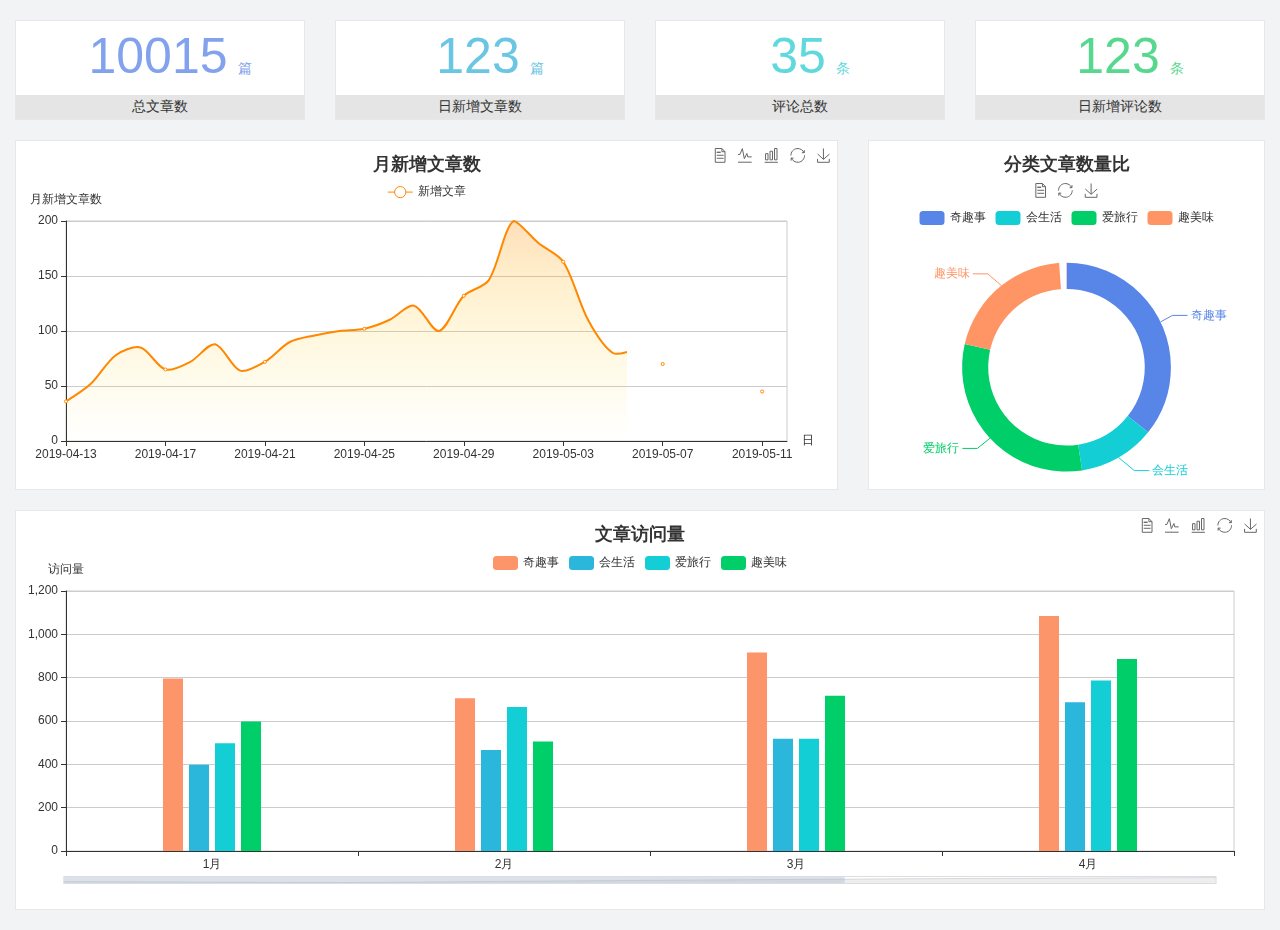
<file: home/dashboard.html>
<!DOCTYPE html>
<html lang="en">

<head>
  <meta charset="UTF-8">
  <meta name="viewport" content="width=device-width, initial-scale=1.0">
  <meta http-equiv="X-UA-Compatible" content="ie=edge">
  <title>图表统计</title>
  <link rel="stylesheet" href="../assets/lib/bootstrap.css" />
  <link rel="stylesheet" href="../assets/lib/main.css" />
  <script src="../assets/lib/jquery.js"></script>
  <script type="text/javascript" src="../assets/lib/echarts.min.js"></script>
</head>

<body>
  <div class="container-fluid">
    <div class="row spannel_list">
      <div class="col-sm-3 col-xs-6">
        <div class="spannel">
          <em>10015</em><span>篇</span>
          <b>总文章数</b>
        </div>
      </div>
      <div class="col-sm-3 col-xs-6">
        <div class="spannel scolor01">
          <em>123</em><span>篇</span>
          <b>日新增文章数</b>
        </div>
      </div>
      <div class="col-sm-3 col-xs-6">
        <div class="spannel scolor02">
          <em>35</em><span>条</span>
          <b>评论总数</b>
        </div>
      </div>
      <div class="col-sm-3 col-xs-6">
        <div class="spannel scolor03">
          <em>123</em><span>条</span>
          <b>日新增评论数</b>
        </div>
      </div>
    </div>
  </div>

  <div class="container-fluid">
    <div class="row curve-pie">
      <div class="col-lg-8 col-md-8">
        <div class="gragh_pannel" id="curve_show"></div>
      </div>
      <div class="col-lg-4 col-md-4">
        <div class="gragh_pannel" id="pie_show"></div>
      </div>
    </div>
  </div>

  <div class="container-fluid">
    <div class="column_pannel" id="column_show"></div>
  </div>

  <script>
    var oChart = echarts.init(document.getElementById('curve_show'));
    var aList_all = [
      { 'count': 36, 'date': '2019-04-13' },
      { 'count': 52, 'date': '2019-04-14' },
      { 'count': 78, 'date': '2019-04-15' },
      { 'count': 85, 'date': '2019-04-16' },
      { 'count': 65, 'date': '2019-04-17' },
      { 'count': 72, 'date': '2019-04-18' },
      { 'count': 88, 'date': '2019-04-19' },
      { 'count': 64, 'date': '2019-04-20' },
      { 'count': 72, 'date': '2019-04-21' },
      { 'count': 90, 'date': '2019-04-22' },
      { 'count': 96, 'date': '2019-04-23' },
      { 'count': 100, 'date': '2019-04-24' },
      { 'count': 102, 'date': '2019-04-25' },
      { 'count': 110, 'date': '2019-04-26' },
      { 'count': 123, 'date': '2019-04-27' },
      { 'count': 100, 'date': '2019-04-28' },
      { 'count': 132, 'date': '2019-04-29' },
      { 'count': 146, 'date': '2019-04-30' },
      { 'count': 200, 'date': '2019-05-01' },
      { 'count': 180, 'date': '2019-05-02' },
      { 'count': 163, 'date': '2019-05-03' },
      { 'count': 110, 'date': '2019-05-04' },
      { 'count': 80, 'date': '2019-05-05' },
      { 'count': 82, 'date': '2019-05-06' },
      { 'count': 70, 'date': '2019-05-07' },
      { 'count': 65, 'date': '2019-05-08' },
      { 'count': 54, 'date': '2019-05-09' },
      { 'count': 40, 'date': '2019-05-10' },
      { 'count': 45, 'date': '2019-05-11' },
      { 'count': 38, 'date': '2019-05-12' },
    ];

    let aCount = [];
    let aDate = [];

    for (var i = 0; i < aList_all.length; i++) {
      aCount.push(aList_all[i].count);
      aDate.push(aList_all[i].date);
    }

    var chartopt = {
      title: {
        text: '月新增文章数',
        left: 'center',
        top: '10'
      },
      tooltip: {
        trigger: 'axis'
      },
      legend: {
        data: ['新增文章'],
        top: '40'
      },
      toolbox: {
        show: true,
        feature: {
          mark: { show: true },
          dataView: { show: true, readOnly: false },
          magicType: { show: true, type: ['line', 'bar'] },
          restore: { show: true },
          saveAsImage: { show: true }
        }
      },
      calculable: true,
      xAxis: [
        {
          name: '日',
          type: 'category',
          boundaryGap: false,
          data: aDate
        }
      ],
      yAxis: [
        {
          name: '月新增文章数',
          type: 'value'
        }
      ],
      series: [
        {
          name: '新增文章',
          type: 'line',
          smooth: true,
          itemStyle: { normal: { areaStyle: { type: 'default' }, color: '#f80' }, lineStyle: { color: '#f80' } },
          data: aCount
        }],
      areaStyle: {
        normal: {
          color: new echarts.graphic.LinearGradient(0, 0, 0, 1, [{
            offset: 0,
            color: 'rgba(255,136,0,0.39)'
          }, {
            offset: .34,
            color: 'rgba(255,180,0,0.25)'
          }, {
            offset: 1,
            color: 'rgba(255,222,0,0.00)'
          }])

        }
      },
      grid: {
        show: true,
        x: 50,
        x2: 50,
        y: 80,
        height: 220
      }
    };

    oChart.setOption(chartopt);


    var oPie = echarts.init(document.getElementById('pie_show'));
    var oPieopt =
    {
      title: {
        top: 10,
        text: '分类文章数量比',
        x: 'center'
      },
      tooltip: {
        trigger: 'item',
        formatter: "{a} <br/>{b} : {c} ({d}%)"
      },
      color: ['#5885e8', '#13cfd5', '#00ce68', '#ff9565'],
      legend: {
        x: 'center',
        top: 65,
        data: ['奇趣事', '会生活', '爱旅行', '趣美味']
      },
      toolbox: {
        show: true,
        x: 'center',
        top: 35,
        feature: {
          mark: { show: true },
          dataView: { show: true, readOnly: false },
          magicType: {
            show: true,
            type: ['pie', 'funnel'],
            option: {
              funnel: {
                x: '25%',
                width: '50%',
                funnelAlign: 'left',
                max: 1548
              }
            }
          },
          restore: { show: true },
          saveAsImage: { show: true }
        }
      },
      calculable: true,
      series: [
        {
          name: '访问来源',
          type: 'pie',
          radius: ['45%', '60%'],
          center: ['50%', '65%'],
          data: [
            { value: 300, name: '奇趣事' },
            { value: 100, name: '会生活' },
            { value: 260, name: '爱旅行' },
            { value: 180, name: '趣美味' }
          ]
        }
      ]
    };
    oPie.setOption(oPieopt);



    var oColumn = this.echarts.init(document.getElementById('column_show'));
    var oColumnopt =
    {
      title: {
        text: '文章访问量',
        left: 'center',
        top: '10'
      },
      tooltip: {
        trigger: 'axis'
      },
      legend: {
        data: ['奇趣事', '会生活', '爱旅行', '趣美味'],
        top: '40'
      },
      toolbox: {
        show: true,
        feature: {
          mark: { show: true },
          dataView: { show: true, readOnly: false },
          magicType: { show: true, type: ['line', 'bar'] },
          restore: { show: true },
          saveAsImage: { show: true }
        }
      },
      calculable: true,
      xAxis: [
        {
          type: 'category',
          data: ['1月', '2月', '3月', '4月', '5月']
        }
      ],
      yAxis: [
        {
          name: '访问量',
          type: 'value'
        }
      ],
      series: [
        {
          name: '奇趣事',
          type: 'bar',
          barWidth: 20,
          itemStyle: {
            normal: { areaStyle: { type: 'default' }, color: '#fd956a' }
          },
          data: [800, 708, 920, 1090, 1200]
        },
        {
          name: '会生活',
          type: 'bar',
          barWidth: 20,
          itemStyle: {
            normal: { areaStyle: { type: 'default' }, color: '#2bb6db' }
          },
          data: [400, 468, 520, 690, 800]
        },
        {
          name: '爱旅行',
          type: 'bar',
          barWidth: 20,
          itemStyle: {
            normal: { areaStyle: { type: 'default' }, color: '#13cfd5' }
          },
          data: [500, 668, 520, 790, 900]
        },
        {
          name: '趣美味',
          type: 'bar',
          barWidth: 20,
          itemStyle: {
            normal: { areaStyle: { type: 'default' }, color: '#00ce68' }
          },
          data: [600, 508, 720, 890, 1000]
        }
      ],
      grid: {
        show: true,
        x: 50,
        x2: 30,
        y: 80,
        height: 260
      },
      dataZoom: [//给x轴设置滚动条
        {
          start: 0,//默认为0
          end: 100 - 1000 / 31,//默认为100
          type: 'slider',
          show: true,
          xAxisIndex: [0],
          handleSize: 0,//滑动条的 左右2个滑动条的大小
          height: 8,//组件高度
          left: 45, //左边的距离
          right: 50,//右边的距离
          bottom: 26,//右边的距离
          handleColor: '#ddd',//h滑动图标的颜色
          handleStyle: {
            borderColor: "#cacaca",
            borderWidth: "1",
            shadowBlur: 2,
            background: "#ddd",
            shadowColor: "#ddd",
          }
        }]
    };
    oColumn.setOption(oColumnopt);
  </script>
</body>

</html>
</file>
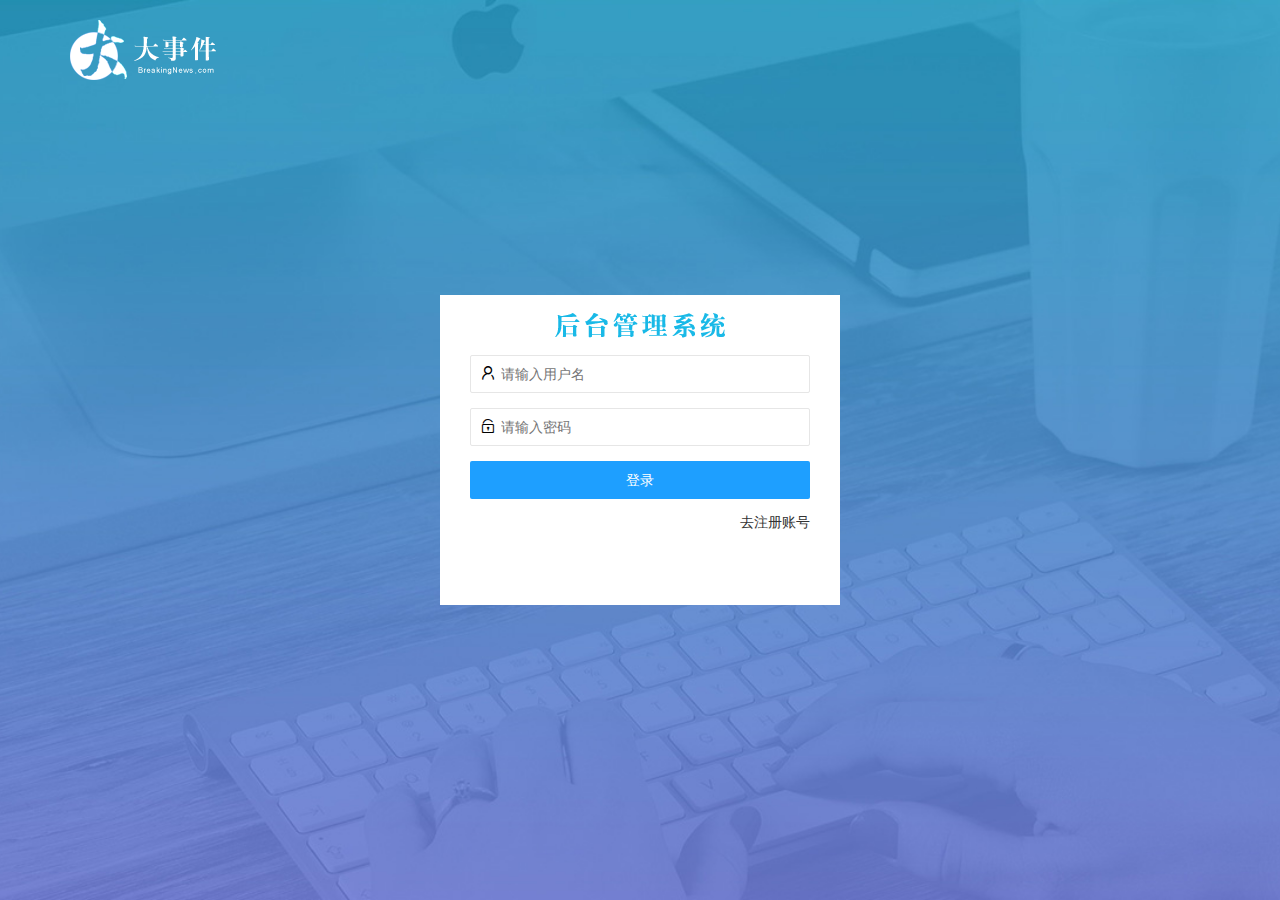
<file: home/login.html>
<!DOCTYPE html>
<html lang="en">
  <head>
    <meta charset="UTF-8" />
    <meta name="viewport" content="width=device-width, initial-scale=1.0" />
    <title>登录注册页面</title>
    <link rel="stylesheet" href="../assets/lib/layui/css/layui.css" />
    <link rel="stylesheet" href="../assets/css/login.css" />
  </head>
  <body>
    <!-- logo： -->
    <div class="layui-main logo">
      <img src="../assets/images/logo.png" alt="" />
    </div>

    <!-- 登录注册界面： -->
    <div class="box">
      <div class="title"></div>

      <!-- 登录表单 -->
      <div class="login">
        <form id="loginForm" class="layui-form" action="">
          <div class="layui-form-item">
            <i class="layui-icon layui-icon-username"></i>
            <input
              type="text"
              name="username"
              required
              lay-verify="required"
              placeholder="请输入用户名"
              autocomplete="off"
              class="layui-input"
            />
          </div>
          <div class="layui-form-item">
            <i class="layui-icon layui-icon-password"></i>
            <!-- required属性：输入不能为空 -->
            <!-- lay-verify="required|pass|...(可以自定义)" => 表单验证 -->
            <input
              type="password"
              name="password"
              required 
              lay-verify="required|pass"
              placeholder="请输入密码"
              autocomplete="off"
              class="layui-input"
            />
          </div>

          <div class="layui-form-item">
            <!-- 想要实现表单验证，登录按钮必须有lay-submit属性 -->
            <button
              class="layui-btn layui-btn-normal layui-btn-fluid"
              lay-submit
              lay-filter="formDemo"
            >
              登录
            </button>
          </div>
          <a href="javascript:;" class="fr" id="gotoRegi">去注册账号</a>
        </form>
      </div>

      <!-- 注册表单 -->
      <div class="register">
        <form id="regiForm" class="layui-form" action="">
          <div class="layui-form-item">
            <i class="layui-icon layui-icon-username"></i>
            <input
              type="text"
              name="username"
              required
              lay-verify="required"
              placeholder="请输入用户名"
              autocomplete="off"
              class="layui-input"
            />
          </div>
          <div class="layui-form-item">
            <i class="layui-icon layui-icon-password"></i>
            <input
              type="password"
              name="password"
              required
              lay-verify="required|pass"
              placeholder="请输入密码"
              autocomplete="off"
              class="layui-input"
            />
          </div>
          <div class="layui-form-item">
            <i class="layui-icon layui-icon-password"></i>
            <input
              type="password"
              name="rePassword"
              required
              lay-verify="required|pass|repwd"
              placeholder="请再次输入密码"
              autocomplete="off"
              class="layui-input"
            />
          </div>

          <div class="layui-form-item">
            <button
              class="layui-btn layui-btn-normal layui-btn-fluid"
              lay-submit
              lay-filter="formDemo"
            >
              注册
            </button>
          </div>
          <a href="javascript:;" class="fr" id="gotoLogin">去登录</a>
        </form>
      </div>

      <script src="../assets/lib/layui/layui.all.js">//表单验证</script> 
      <script src="../assets/lib/jquery.js"></script>
      <script src="../assets/js/ajaxBase.js"></script>
      <script src="../assets/js/login.js"></script>
    </div>
  </body>
</html>
</file>
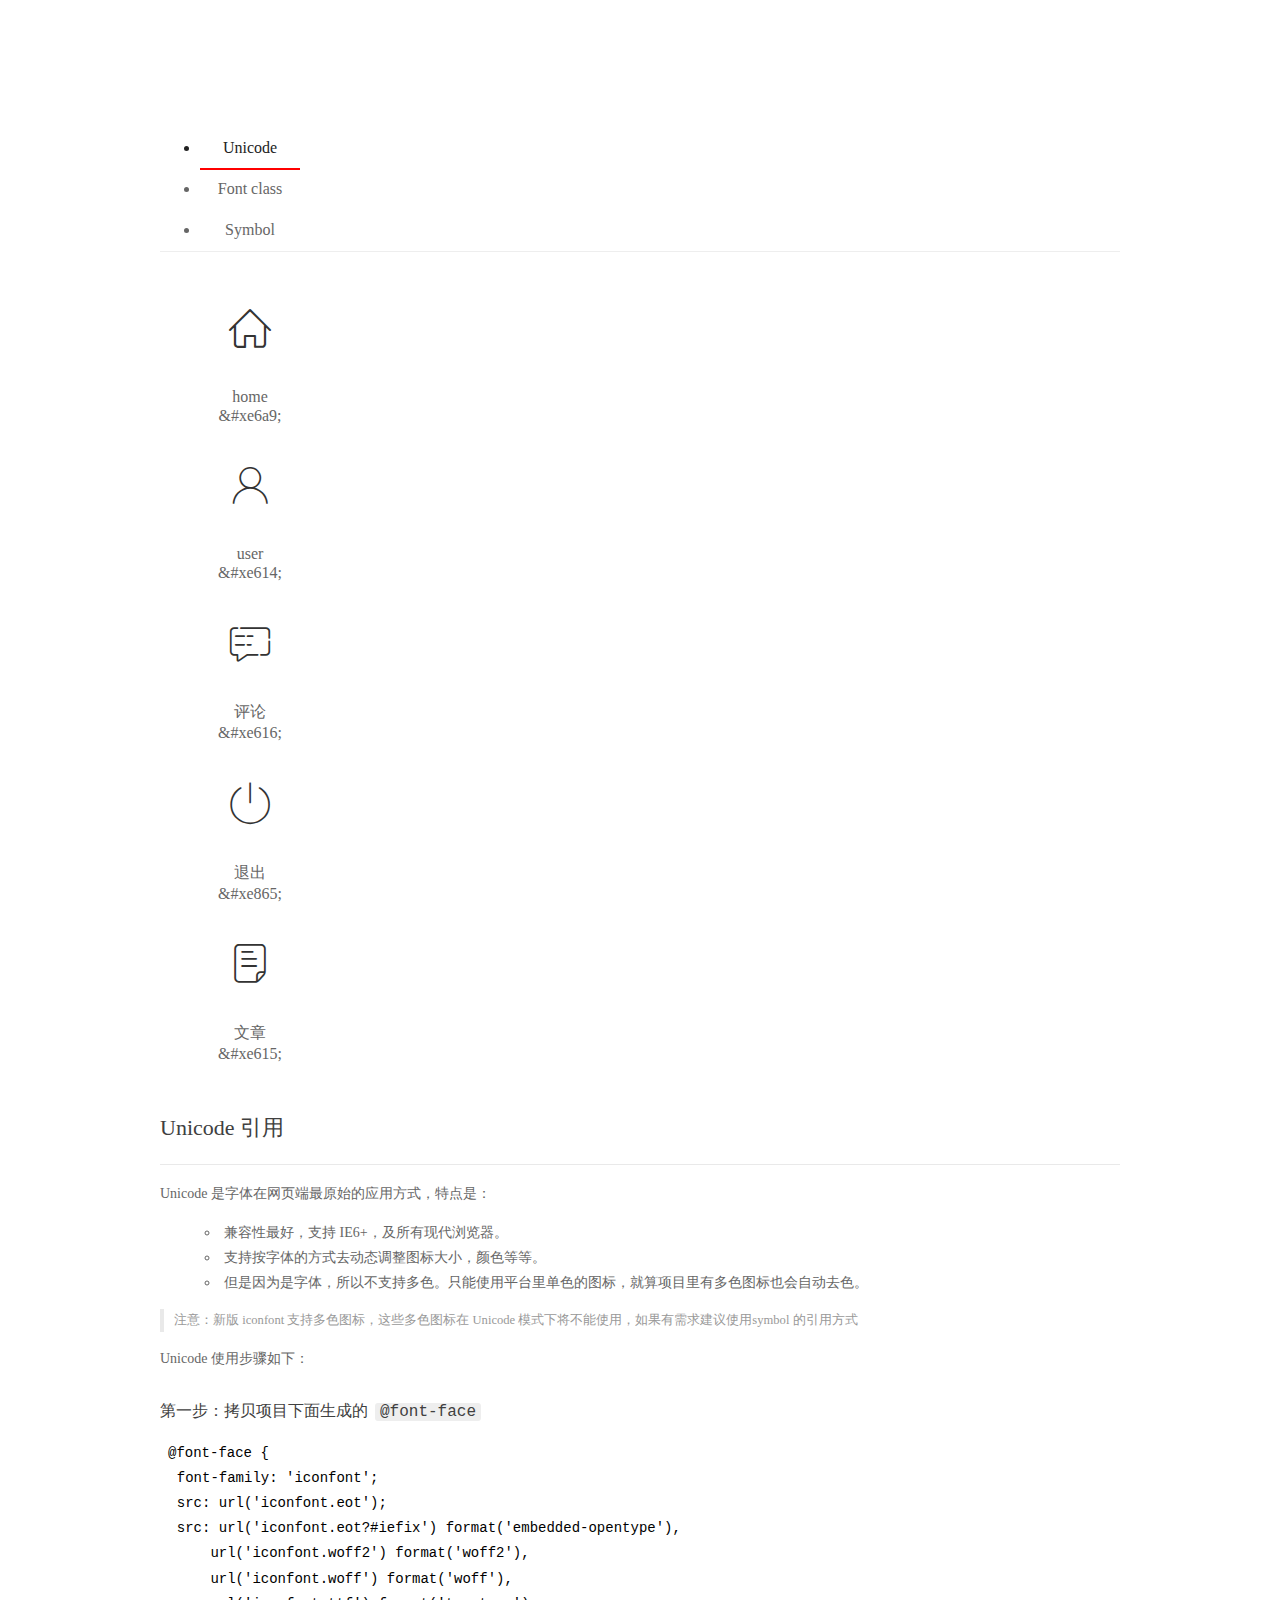
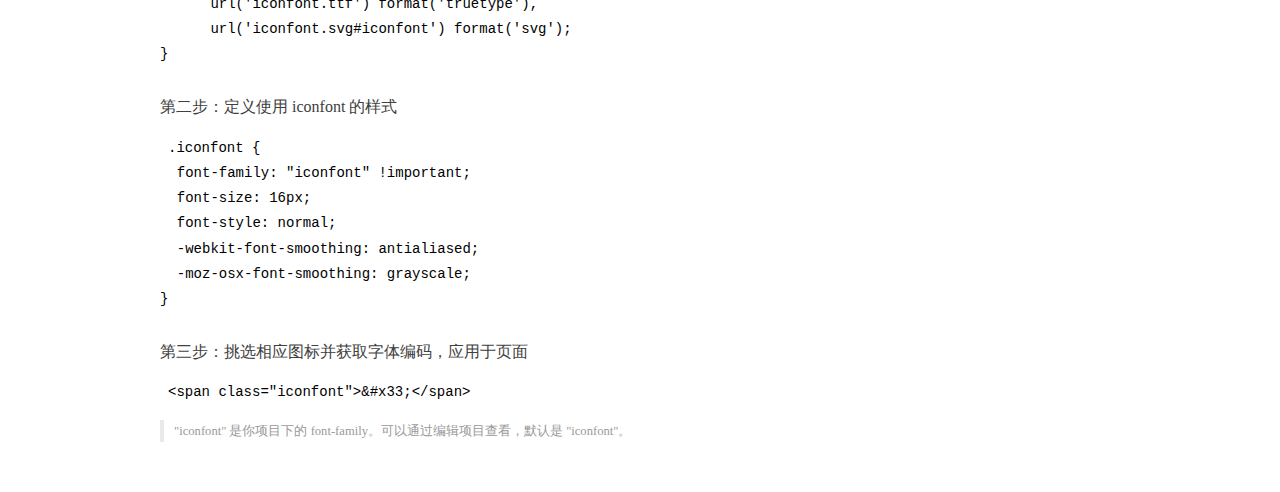
<file: assets/fonts/demo_index.html>
<!DOCTYPE html>
<html>
<head>
  <meta charset="utf-8"/>
  <title>IconFont Demo</title>
  <link rel="shortcut icon" href="https://gtms04.alicdn.com/tps/i4/TB1_oz6GVXXXXaFXpXXJDFnIXXX-64-64.ico" type="image/x-icon"/>
  <link rel="stylesheet" href="https://g.alicdn.com/thx/cube/1.3.2/cube.min.css">
  <link rel="stylesheet" href="demo.css">
  <link rel="stylesheet" href="iconfont.css">
  <script src="iconfont.js"></script>
  <!-- jQuery -->
  <script src="https://a1.alicdn.com/oss/uploads/2018/12/26/7bfddb60-08e8-11e9-9b04-53e73bb6408b.js"></script>
  <!-- 代码高亮 -->
  <script src="https://a1.alicdn.com/oss/uploads/2018/12/26/a3f714d0-08e6-11e9-8a15-ebf944d7534c.js"></script>
</head>
<body>
  <div class="main">
    <h1 class="logo"><a href="https://www.iconfont.cn/" title="iconfont 首页" target="_blank">&#xe86b;</a></h1>
    <div class="nav-tabs">
      <ul id="tabs" class="dib-box">
        <li class="dib active"><span>Unicode</span></li>
        <li class="dib"><span>Font class</span></li>
        <li class="dib"><span>Symbol</span></li>
      </ul>
      
    </div>
    <div class="tab-container">
      <div class="content unicode" style="display: block;">
          <ul class="icon_lists dib-box">
          
            <li class="dib">
              <span class="icon iconfont">&#xe6a9;</span>
                <div class="name">home</div>
                <div class="code-name">&amp;#xe6a9;</div>
              </li>
          
            <li class="dib">
              <span class="icon iconfont">&#xe614;</span>
                <div class="name">user</div>
                <div class="code-name">&amp;#xe614;</div>
              </li>
          
            <li class="dib">
              <span class="icon iconfont">&#xe616;</span>
                <div class="name">评论</div>
                <div class="code-name">&amp;#xe616;</div>
              </li>
          
            <li class="dib">
              <span class="icon iconfont">&#xe865;</span>
                <div class="name">退出</div>
                <div class="code-name">&amp;#xe865;</div>
              </li>
          
            <li class="dib">
              <span class="icon iconfont">&#xe615;</span>
                <div class="name">文章</div>
                <div class="code-name">&amp;#xe615;</div>
              </li>
          
          </ul>
          <div class="article markdown">
          <h2 id="unicode-">Unicode 引用</h2>
          <hr>

          <p>Unicode 是字体在网页端最原始的应用方式，特点是：</p>
          <ul>
            <li>兼容性最好，支持 IE6+，及所有现代浏览器。</li>
            <li>支持按字体的方式去动态调整图标大小，颜色等等。</li>
            <li>但是因为是字体，所以不支持多色。只能使用平台里单色的图标，就算项目里有多色图标也会自动去色。</li>
          </ul>
          <blockquote>
            <p>注意：新版 iconfont 支持多色图标，这些多色图标在 Unicode 模式下将不能使用，如果有需求建议使用symbol 的引用方式</p>
          </blockquote>
          <p>Unicode 使用步骤如下：</p>
          <h3 id="-font-face">第一步：拷贝项目下面生成的 <code>@font-face</code></h3>
<pre><code class="language-css"
>@font-face {
  font-family: 'iconfont';
  src: url('iconfont.eot');
  src: url('iconfont.eot?#iefix') format('embedded-opentype'),
      url('iconfont.woff2') format('woff2'),
      url('iconfont.woff') format('woff'),
      url('iconfont.ttf') format('truetype'),
      url('iconfont.svg#iconfont') format('svg');
}
</code></pre>
          <h3 id="-iconfont-">第二步：定义使用 iconfont 的样式</h3>
<pre><code class="language-css"
>.iconfont {
  font-family: "iconfont" !important;
  font-size: 16px;
  font-style: normal;
  -webkit-font-smoothing: antialiased;
  -moz-osx-font-smoothing: grayscale;
}
</code></pre>
          <h3 id="-">第三步：挑选相应图标并获取字体编码，应用于页面</h3>
<pre>
<code class="language-html"
>&lt;span class="iconfont"&gt;&amp;#x33;&lt;/span&gt;
</code></pre>
          <blockquote>
            <p>"iconfont" 是你项目下的 font-family。可以通过编辑项目查看，默认是 "iconfont"。</p>
          </blockquote>
          </div>
      </div>
      <div class="content font-class">
        <ul class="icon_lists dib-box">
          
          <li class="dib">
            <span class="icon iconfont icon-home"></span>
            <div class="name">
              home
            </div>
            <div class="code-name">.icon-home
            </div>
          </li>
          
          <li class="dib">
            <span class="icon iconfont icon-user"></span>
            <div class="name">
              user
            </div>
            <div class="code-name">.icon-user
            </div>
          </li>
          
          <li class="dib">
            <span class="icon iconfont icon-pinglun"></span>
            <div class="name">
              评论
            </div>
            <div class="code-name">.icon-pinglun
            </div>
          </li>
          
          <li class="dib">
            <span class="icon iconfont icon-tuichu"></span>
            <div class="name">
              退出
            </div>
            <div class="code-name">.icon-tuichu
            </div>
          </li>
          
          <li class="dib">
            <span class="icon iconfont icon-16"></span>
            <div class="name">
              文章
            </div>
            <div class="code-name">.icon-16
            </div>
          </li>
          
        </ul>
        <div class="article markdown">
        <h2 id="font-class-">font-class 引用</h2>
        <hr>

        <p>font-class 是 Unicode 使用方式的一种变种，主要是解决 Unicode 书写不直观，语意不明确的问题。</p>
        <p>与 Unicode 使用方式相比，具有如下特点：</p>
        <ul>
          <li>兼容性良好，支持 IE8+，及所有现代浏览器。</li>
          <li>相比于 Unicode 语意明确，书写更直观。可以很容易分辨这个 icon 是什么。</li>
          <li>因为使用 class 来定义图标，所以当要替换图标时，只需要修改 class 里面的 Unicode 引用。</li>
          <li>不过因为本质上还是使用的字体，所以多色图标还是不支持的。</li>
        </ul>
        <p>使用步骤如下：</p>
        <h3 id="-fontclass-">第一步：引入项目下面生成的 fontclass 代码：</h3>
<pre><code class="language-html">&lt;link rel="stylesheet" href="./iconfont.css"&gt;
</code></pre>
        <h3 id="-">第二步：挑选相应图标并获取类名，应用于页面：</h3>
<pre><code class="language-html">&lt;span class="iconfont icon-xxx"&gt;&lt;/span&gt;
</code></pre>
        <blockquote>
          <p>"
            iconfont" 是你项目下的 font-family。可以通过编辑项目查看，默认是 "iconfont"。</p>
        </blockquote>
      </div>
      </div>
      <div class="content symbol">
          <ul class="icon_lists dib-box">
          
            <li class="dib">
                <svg class="icon svg-icon" aria-hidden="true">
                  <use xlink:href="#icon-home"></use>
                </svg>
                <div class="name">home</div>
                <div class="code-name">#icon-home</div>
            </li>
          
            <li class="dib">
                <svg class="icon svg-icon" aria-hidden="true">
                  <use xlink:href="#icon-user"></use>
                </svg>
                <div class="name">user</div>
                <div class="code-name">#icon-user</div>
            </li>
          
            <li class="dib">
                <svg class="icon svg-icon" aria-hidden="true">
                  <use xlink:href="#icon-pinglun"></use>
                </svg>
                <div class="name">评论</div>
                <div class="code-name">#icon-pinglun</div>
            </li>
          
            <li class="dib">
                <svg class="icon svg-icon" aria-hidden="true">
                  <use xlink:href="#icon-tuichu"></use>
                </svg>
                <div class="name">退出</div>
                <div class="code-name">#icon-tuichu</div>
            </li>
          
            <li class="dib">
                <svg class="icon svg-icon" aria-hidden="true">
                  <use xlink:href="#icon-16"></use>
                </svg>
                <div class="name">文章</div>
                <div class="code-name">#icon-16</div>
            </li>
          
          </ul>
          <div class="article markdown">
          <h2 id="symbol-">Symbol 引用</h2>
          <hr>

          <p>这是一种全新的使用方式，应该说这才是未来的主流，也是平台目前推荐的用法。相关介绍可以参考这篇<a href="">文章</a>
            这种用法其实是做了一个 SVG 的集合，与另外两种相比具有如下特点：</p>
          <ul>
            <li>支持多色图标了，不再受单色限制。</li>
            <li>通过一些技巧，支持像字体那样，通过 <code>font-size</code>, <code>color</code> 来调整样式。</li>
            <li>兼容性较差，支持 IE9+，及现代浏览器。</li>
            <li>浏览器渲染 SVG 的性能一般，还不如 png。</li>
          </ul>
          <p>使用步骤如下：</p>
          <h3 id="-symbol-">第一步：引入项目下面生成的 symbol 代码：</h3>
<pre><code class="language-html">&lt;script src="./iconfont.js"&gt;&lt;/script&gt;
</code></pre>
          <h3 id="-css-">第二步：加入通用 CSS 代码（引入一次就行）：</h3>
<pre><code class="language-html">&lt;style&gt;
.icon {
  width: 1em;
  height: 1em;
  vertical-align: -0.15em;
  fill: currentColor;
  overflow: hidden;
}
&lt;/style&gt;
</code></pre>
          <h3 id="-">第三步：挑选相应图标并获取类名，应用于页面：</h3>
<pre><code class="language-html">&lt;svg class="icon" aria-hidden="true"&gt;
  &lt;use xlink:href="#icon-xxx"&gt;&lt;/use&gt;
&lt;/svg&gt;
</code></pre>
          </div>
      </div>

    </div>
  </div>
  <script>
  $(document).ready(function () {
      $('.tab-container .content:first').show()

      $('#tabs li').click(function (e) {
        var tabContent = $('.tab-container .content')
        var index = $(this).index()

        if ($(this).hasClass('active')) {
          return
        } else {
          $('#tabs li').removeClass('active')
          $(this).addClass('active')

          tabContent.hide().eq(index).fadeIn()
        }
      })
    })
  </script>
</body>
</html>
</file>
<file: assets/lib/main.css>
body{
    font-family:'MicroSoft YaHei';
    background-color: #f2f3f5;
}
.main_wrap{
    position:fixed;
    width:100%;
    height:100%;
    left:0px;
    top:0px;
    background:url('../images/login_bg.jpg'); 
    background-size:100% 100%; 
  }
.header{
    width:1200px;
    overflow: hidden;
    margin:20px auto 0;
}
.heade .logo{
    float: left;
}
.header .copyright{
    float:right;
    font-size:12px;
    color:#fff;
    text-align:right;
    line-height:20px;
    margin-top:10px;
}
.login_form_con{
    position:absolute;
    left:50%;
    top:50%;
    margin-left:-200px;
    margin-top:-155px;
    width:400px;
    height:310px;
    background-color: #edeff0;
}

.login_form{
    position: relative;
}

.login_form .icon-user{
    position:absolute;
    font-size:16px;
    color:#999;
    left:46px;
    top:12px;
}
.login_form .icon-key{
    position:absolute;
    font-size:18px;
    color:#999;
    left:46px;
    top:78px;
}
.login_title{
    height:60px;
    background:url('../images/login_title.png') center center no-repeat #fff;
}
.input_txt,.input_pass,.input_sub{
    display:block;
    width:334px;
    height:37px;
    padding:0px;
    text-indent:40px;
    border:1px solid #ddd;
    margin:27px auto 0;
    outline:none;
}
.input_sub{
    margin-top:40px;
    height:42px;
    background-color: #19b9e7;
    text-indent:0px;
    font-size:18px;
    color:#fff;
    cursor: pointer;
}
.input_sub:hover{
    background-color: #08a0cc;
}

.sider{
    position:fixed;
    left:0;
    top:0;
    bottom:0;
    width:210px;
    background-color: #323745;
}
.sider .logo{
    display:block;
    height:56px;
    background-color: #242732;
    overflow: hidden;
}
.sider .logo img{
    display:block;
    margin:6px auto 0;
}
.user_info{
    height:79px;
    border-bottom:1px solid #5a5e6b;
}

.user_info img{
    float: left;
    width:40px;
    height:40px;
    border-radius:20px;
    margin:19px 0 0 30px;
}
.user_info span{
    float: left;
    width:120px;
    font-size:12px;
    color:#fff;
    margin:23px 0 0 20px;
}
.user_info b{
    float: left;
    width: 120px;
    font-weight:normal;
    font-size:12px;
    color:#adafb5;
    margin:2px 0 0 20px;
}

.menu .level01{
    height:50px;
    line-height:50px;
}
.menu .level01 a{
    display:block;
    height:50px;
    font-size:12px;
    color:#adafb5;
    overflow: hidden;
}
.menu .level01.active a{
    background-color: #1378f0;
    color:#fff;
}
.menu .level01.active i{
    color:#fff;
}

.menu .level01 a:hover{
    background-color: #1378f0;
    color:#fff;
}
.menu .level01 a:hover i{
    color:#fff;
}
.menu .level01 i{
    color:#61646f;
    font-size:22px;
    float: left;
    margin-left:26px;
}
.menu .level01 span{
    float: left;
    margin-left:10px;
}
.menu .level01 b{
    float: right;
    margin-right:20px;
    font-weight:normal;
    transform:rotate(90deg);
    transition:all 500ms ease;
}

.menu .level01 .rotate0{
    transform:rotate(0deg);
}

.menu .level02{
    background: #242732;
    display:none;
}


.menu .level02 li{
    height:40px;
    line-height:40px;
}
.menu .level02 li a{
    display:block;
    height:40px;
    font-size:12px;
    color:#adafb5;
    overflow: hidden;
}

.menu .level02 li a:hover{
    background-color: #1378f0;
    color:#fff;
}

.menu .level02 li i{
    font-size:12px;
    float: left;
    margin-left:60px;
}
.menu .level02 li span{
    font-size:12px;
    float: left;
    margin-left:5px;
}

.menu .level02 .active a{
    color:#ffae00;
}

.header_bar{
    position:fixed;
    left:210px;
    right:0;
    top:0;
    height:56px;
    background-color: #fff;
}

.main{
    position:fixed;
    left:210px;
    top:56px;
    right:0;
    bottom:0;
    background-color: #f2f3f5;
}

.search_form{
    width:218px;
    height:33px;
    border:1px solid #ddd;
    background-color: #f2f3f5;
    border-radius:16px;
    float: left;
    margin:12px 0 0 27px;
}

.search_form input{
    padding:0px;
    margin:0px;
    border:0px;
    float: left;
    background-color: #f2f3f5;
    font-size:12px;
    width:175px;
    height:31px;
    margin-left:12px;
    outline:none;
   
}

.search_form .icon-search{
    line-height:33px;
    cursor: pointer;
    font-size:18px;
    color:#abaebb;
}
.user_center_link{
    float:right;

}
.user_center_link a{
    line-height:56px;
    font-size:12px;
    color:#999;
    margin-right:15px;
}
.user_center_link a:hover{
    color:#ffae00
}

.user_center_link img{
    width:42px;
    height:42px;
    border-radius:32px;
    margin-right:10px;
}

.spannel_list{
    margin-top:20px;
}

.spannel{
	height:100px;
	overflow:hidden;
	text-align:center;
    position:relative;
    background-color: #fff;
    border:1px solid #e7e7e9;
    margin-bottom:20px;
}

.spannel em{
    font-style:normal;
	font-size:50px;
	line-height:50px;
	display:inline-block;
	margin:10px 0 0 20px;
	font-family:'Arial';
	color:#83a2ed;
}

.spannel span{
	font-size:14px;
	display:inline-block;
	color:#83a2ed;
	margin-left:10px;
}

.spannel b{
	position:absolute;
	left:0;
	bottom:0;
	width:100%;
	line-height:24px;
	background:#e5e5e5;
	color:#333;
	font-size:14px;
	font-weight:normal;
}

.scolor01 em,.scolor01 span{
	color:#6ac6e2;
}

.scolor02 em,.scolor02 span{
	color:#5fd9de;
}

.scolor03 em,.scolor03 span{
	color:#58d88e;
}


.gragh_pannel{
    height:350px;
    border:1px solid #e7e7e9;
    background-color: #fff!important; 
    margin-bottom:20px;  
}

.column_pannel{
    margin-bottom:20px;
    height:400px;
    border:1px solid #e7e7e9;
    background-color: #fff!important;   
}

.common_title{
    line-height:42px;
    background-color: #fbfbfb;
    border:1px solid #e7e7e9;
    margin-top:20px;
    text-indent: 15px;
    font-size:14px;
    color:#333;
}

.common_con{
    border:1px solid #e7e7e9;
    border-top:0px;
    background-color: #fff;
    padding-bottom:20px;
    margin-bottom:20px;
}
.opt_btns{
    margin-top:20px;
}

.mp20{
    margin-top:20px;
}

.pagination{   
   margin:0;
}

.article_form{
    margin-top:20px;
}

.form-group{
    margin-bottom:25px;
}

.form-group label{
    font-weight:normal;
    color:#666;
}

.icon-icondate{
    line-height:16px;
}

.user_pic{
    width:100px;
    height:100px;
    margin-bottom:10px;
}

.article_cover{
    width:200px;
    height:200px;
    margin-bottom:10px;
}
</file>
<file: assets/lib/layui/css/layui.css>
/** layui-v2.5.6 MIT License By https://www.layui.com */
 .layui-inline,img{display:inline-block;vertical-align:middle}h1,h2,h3,h4,h5,h6{font-weight:400}.layui-edge,.layui-header,.layui-inline,.layui-main{position:relative}.layui-body,.layui-edge,.layui-elip{overflow:hidden}.layui-btn,.layui-edge,.layui-inline,img{vertical-align:middle}.layui-btn,.layui-disabled,.layui-icon,.layui-unselect{-moz-user-select:none;-webkit-user-select:none;-ms-user-select:none}.layui-elip,.layui-form-checkbox span,.layui-form-pane .layui-form-label{text-overflow:ellipsis;white-space:nowrap}.layui-breadcrumb,.layui-tree-btnGroup{visibility:hidden}blockquote,body,button,dd,div,dl,dt,form,h1,h2,h3,h4,h5,h6,input,li,ol,p,pre,td,textarea,th,ul{margin:0;padding:0;-webkit-tap-highlight-color:rgba(0,0,0,0)}a:active,a:hover{outline:0}img{border:none}li{list-style:none}table{border-collapse:collapse;border-spacing:0}h4,h5,h6{font-size:100%}button,input,optgroup,option,select,textarea{font-family:inherit;font-size:inherit;font-style:inherit;font-weight:inherit;outline:0}pre{white-space:pre-wrap;white-space:-moz-pre-wrap;white-space:-pre-wrap;white-space:-o-pre-wrap;word-wrap:break-word}body{line-height:24px;font:14px Helvetica Neue,Helvetica,PingFang SC,Tahoma,Arial,sans-serif}hr{height:1px;margin:10px 0;border:0;clear:both}a{color:#333;text-decoration:none}a:hover{color:#777}a cite{font-style:normal;*cursor:pointer}.layui-border-box,.layui-border-box *{box-sizing:border-box}.layui-box,.layui-box *{box-sizing:content-box}.layui-clear{clear:both;*zoom:1}.layui-clear:after{content:'\20';clear:both;*zoom:1;display:block;height:0}.layui-inline{*display:inline;*zoom:1}.layui-edge{display:inline-block;width:0;height:0;border-width:6px;border-style:dashed;border-color:transparent}.layui-edge-top{top:-4px;border-bottom-color:#999;border-bottom-style:solid}.layui-edge-right{border-left-color:#999;border-left-style:solid}.layui-edge-bottom{top:2px;border-top-color:#999;border-top-style:solid}.layui-edge-left{border-right-color:#999;border-right-style:solid}.layui-disabled,.layui-disabled:hover{color:#d2d2d2!important;cursor:not-allowed!important}.layui-circle{border-radius:100%}.layui-show{display:block!important}.layui-hide{display:none!important}@font-face{font-family:layui-icon;src:url(../font/iconfont.eot?v=256);src:url(../font/iconfont.eot?v=256#iefix) format('embedded-opentype'),url(../font/iconfont.woff2?v=256) format('woff2'),url(../font/iconfont.woff?v=256) format('woff'),url(../font/iconfont.ttf?v=256) format('truetype'),url(../font/iconfont.svg?v=256#layui-icon) format('svg')}.layui-icon{font-family:layui-icon!important;font-size:16px;font-style:normal;-webkit-font-smoothing:antialiased;-moz-osx-font-smoothing:grayscale}.layui-icon-reply-fill:before{content:"\e611"}.layui-icon-set-fill:before{content:"\e614"}.layui-icon-menu-fill:before{content:"\e60f"}.layui-icon-search:before{content:"\e615"}.layui-icon-share:before{content:"\e641"}.layui-icon-set-sm:before{content:"\e620"}.layui-icon-engine:before{content:"\e628"}.layui-icon-close:before{content:"\1006"}.layui-icon-close-fill:before{content:"\1007"}.layui-icon-chart-screen:before{content:"\e629"}.layui-icon-star:before{content:"\e600"}.layui-icon-circle-dot:before{content:"\e617"}.layui-icon-chat:before{content:"\e606"}.layui-icon-release:before{content:"\e609"}.layui-icon-list:before{content:"\e60a"}.layui-icon-chart:before{content:"\e62c"}.layui-icon-ok-circle:before{content:"\1005"}.layui-icon-layim-theme:before{content:"\e61b"}.layui-icon-table:before{content:"\e62d"}.layui-icon-right:before{content:"\e602"}.layui-icon-left:before{content:"\e603"}.layui-icon-cart-simple:before{content:"\e698"}.layui-icon-face-cry:before{content:"\e69c"}.layui-icon-face-smile:before{content:"\e6af"}.layui-icon-survey:before{content:"\e6b2"}.layui-icon-tree:before{content:"\e62e"}.layui-icon-ie:before{content:"\e7bb"}.layui-icon-upload-circle:before{content:"\e62f"}.layui-icon-add-circle:before{content:"\e61f"}.layui-icon-download-circle:before{content:"\e601"}.layui-icon-templeate-1:before{content:"\e630"}.layui-icon-util:before{content:"\e631"}.layui-icon-face-surprised:before{content:"\e664"}.layui-icon-edit:before{content:"\e642"}.layui-icon-speaker:before{content:"\e645"}.layui-icon-down:before{content:"\e61a"}.layui-icon-file:before{content:"\e621"}.layui-icon-layouts:before{content:"\e632"}.layui-icon-rate-half:before{content:"\e6c9"}.layui-icon-add-circle-fine:before{content:"\e608"}.layui-icon-prev-circle:before{content:"\e633"}.layui-icon-read:before{content:"\e705"}.layui-icon-404:before{content:"\e61c"}.layui-icon-carousel:before{content:"\e634"}.layui-icon-help:before{content:"\e607"}.layui-icon-code-circle:before{content:"\e635"}.layui-icon-windows:before{content:"\e67f"}.layui-icon-water:before{content:"\e636"}.layui-icon-username:before{content:"\e66f"}.layui-icon-find-fill:before{content:"\e670"}.layui-icon-about:before{content:"\e60b"}.layui-icon-location:before{content:"\e715"}.layui-icon-up:before{content:"\e619"}.layui-icon-pause:before{content:"\e651"}.layui-icon-date:before{content:"\e637"}.layui-icon-layim-uploadfile:before{content:"\e61d"}.layui-icon-delete:before{content:"\e640"}.layui-icon-play:before{content:"\e652"}.layui-icon-top:before{content:"\e604"}.layui-icon-firefox:before{content:"\e686"}.layui-icon-friends:before{content:"\e612"}.layui-icon-refresh-3:before{content:"\e9aa"}.layui-icon-ok:before{content:"\e605"}.layui-icon-layer:before{content:"\e638"}.layui-icon-face-smile-fine:before{content:"\e60c"}.layui-icon-dollar:before{content:"\e659"}.layui-icon-group:before{content:"\e613"}.layui-icon-layim-download:before{content:"\e61e"}.layui-icon-picture-fine:before{content:"\e60d"}.layui-icon-link:before{content:"\e64c"}.layui-icon-diamond:before{content:"\e735"}.layui-icon-log:before{content:"\e60e"}.layui-icon-key:before{content:"\e683"}.layui-icon-rate-solid:before{content:"\e67a"}.layui-icon-fonts-del:before{content:"\e64f"}.layui-icon-unlink:before{content:"\e64d"}.layui-icon-fonts-clear:before{content:"\e639"}.layui-icon-triangle-r:before{content:"\e623"}.layui-icon-circle:before{content:"\e63f"}.layui-icon-radio:before{content:"\e643"}.layui-icon-align-center:before{content:"\e647"}.layui-icon-align-right:before{content:"\e648"}.layui-icon-align-left:before{content:"\e649"}.layui-icon-loading-1:before{content:"\e63e"}.layui-icon-return:before{content:"\e65c"}.layui-icon-fonts-strong:before{content:"\e62b"}.layui-icon-upload:before{content:"\e67c"}.layui-icon-dialogue:before{content:"\e63a"}.layui-icon-video:before{content:"\e6ed"}.layui-icon-headset:before{content:"\e6fc"}.layui-icon-cellphone-fine:before{content:"\e63b"}.layui-icon-add-1:before{content:"\e654"}.layui-icon-face-smile-b:before{content:"\e650"}.layui-icon-fonts-html:before{content:"\e64b"}.layui-icon-screen-full:before{content:"\e622"}.layui-icon-form:before{content:"\e63c"}.layui-icon-cart:before{content:"\e657"}.layui-icon-camera-fill:before{content:"\e65d"}.layui-icon-tabs:before{content:"\e62a"}.layui-icon-heart-fill:before{content:"\e68f"}.layui-icon-fonts-code:before{content:"\e64e"}.layui-icon-ios:before{content:"\e680"}.layui-icon-at:before{content:"\e687"}.layui-icon-fire:before{content:"\e756"}.layui-icon-set:before{content:"\e716"}.layui-icon-fonts-u:before{content:"\e646"}.layui-icon-triangle-d:before{content:"\e625"}.layui-icon-tips:before{content:"\e702"}.layui-icon-picture:before{content:"\e64a"}.layui-icon-more-vertical:before{content:"\e671"}.layui-icon-bluetooth:before{content:"\e689"}.layui-icon-flag:before{content:"\e66c"}.layui-icon-loading:before{content:"\e63d"}.layui-icon-fonts-i:before{content:"\e644"}.layui-icon-refresh-1:before{content:"\e666"}.layui-icon-rmb:before{content:"\e65e"}.layui-icon-addition:before{content:"\e624"}.layui-icon-home:before{content:"\e68e"}.layui-icon-time:before{content:"\e68d"}.layui-icon-user:before{content:"\e770"}.layui-icon-notice:before{content:"\e667"}.layui-icon-chrome:before{content:"\e68a"}.layui-icon-edge:before{content:"\e68b"}.layui-icon-login-weibo:before{content:"\e675"}.layui-icon-voice:before{content:"\e688"}.layui-icon-upload-drag:before{content:"\e681"}.layui-icon-login-qq:before{content:"\e676"}.layui-icon-snowflake:before{content:"\e6b1"}.layui-icon-heart:before{content:"\e68c"}.layui-icon-logout:before{content:"\e682"}.layui-icon-file-b:before{content:"\e655"}.layui-icon-template:before{content:"\e663"}.layui-icon-transfer:before{content:"\e691"}.layui-icon-auz:before{content:"\e672"}.layui-icon-console:before{content:"\e665"}.layui-icon-app:before{content:"\e653"}.layui-icon-prev:before{content:"\e65a"}.layui-icon-website:before{content:"\e7ae"}.layui-icon-next:before{content:"\e65b"}.layui-icon-component:before{content:"\e857"}.layui-icon-android:before{content:"\e684"}.layui-icon-more:before{content:"\e65f"}.layui-icon-login-wechat:before{content:"\e677"}.layui-icon-shrink-right:before{content:"\e668"}.layui-icon-spread-left:before{content:"\e66b"}.layui-icon-camera:before{content:"\e660"}.layui-icon-note:before{content:"\e66e"}.layui-icon-refresh:before{content:"\e669"}.layui-icon-female:before{content:"\e661"}.layui-icon-male:before{content:"\e662"}.layui-icon-screen-restore:before{content:"\e758"}.layui-icon-password:before{content:"\e673"}.layui-icon-senior:before{content:"\e674"}.layui-icon-theme:before{content:"\e66a"}.layui-icon-tread:before{content:"\e6c5"}.layui-icon-praise:before{content:"\e6c6"}.layui-icon-star-fill:before{content:"\e658"}.layui-icon-rate:before{content:"\e67b"}.layui-icon-template-1:before{content:"\e656"}.layui-icon-vercode:before{content:"\e679"}.layui-icon-service:before{content:"\e626"}.layui-icon-cellphone:before{content:"\e678"}.layui-icon-print:before{content:"\e66d"}.layui-icon-cols:before{content:"\e610"}.layui-icon-wifi:before{content:"\e7e0"}.layui-icon-export:before{content:"\e67d"}.layui-icon-rss:before{content:"\e808"}.layui-icon-slider:before{content:"\e714"}.layui-icon-email:before{content:"\e618"}.layui-icon-subtraction:before{content:"\e67e"}.layui-icon-mike:before{content:"\e6dc"}.layui-icon-light:before{content:"\e748"}.layui-icon-gift:before{content:"\e627"}.layui-icon-mute:before{content:"\e685"}.layui-icon-reduce-circle:before{content:"\e616"}.layui-icon-music:before{content:"\e690"}.layui-main{width:1140px;margin:0 auto}.layui-header{z-index:1000;height:60px}.layui-header a:hover{transition:all .5s;-webkit-transition:all .5s}.layui-side{position:fixed;left:0;top:0;bottom:0;z-index:999;width:200px;overflow-x:hidden}.layui-side-scroll{position:relative;width:220px;height:100%;overflow-x:hidden}.layui-body{position:absolute;left:200px;right:0;top:0;bottom:0;z-index:998;width:auto;overflow-y:auto;box-sizing:border-box}.layui-layout-body{overflow:hidden}.layui-layout-admin .layui-header{background-color:#23262E}.layui-layout-admin .layui-side{top:60px;width:200px;overflow-x:hidden}.layui-layout-admin .layui-body{position:fixed;top:60px;bottom:44px}.layui-layout-admin .layui-main{width:auto;margin:0 15px}.layui-layout-admin .layui-footer{position:fixed;left:200px;right:0;bottom:0;height:44px;line-height:44px;padding:0 15px;background-color:#eee}.layui-layout-admin .layui-logo{position:absolute;left:0;top:0;width:200px;height:100%;line-height:60px;text-align:center;color:#009688;font-size:16px}.layui-layout-admin .layui-header .layui-nav{background:0 0}.layui-layout-left{position:absolute!important;left:200px;top:0}.layui-layout-right{position:absolute!important;right:0;top:0}.layui-container{position:relative;margin:0 auto;padding:0 15px;box-sizing:border-box}.layui-fluid{position:relative;margin:0 auto;padding:0 15px}.layui-row:after,.layui-row:before{content:'';display:block;clear:both}.layui-col-lg1,.layui-col-lg10,.layui-col-lg11,.layui-col-lg12,.layui-col-lg2,.layui-col-lg3,.layui-col-lg4,.layui-col-lg5,.layui-col-lg6,.layui-col-lg7,.layui-col-lg8,.layui-col-lg9,.layui-col-md1,.layui-col-md10,.layui-col-md11,.layui-col-md12,.layui-col-md2,.layui-col-md3,.layui-col-md4,.layui-col-md5,.layui-col-md6,.layui-col-md7,.layui-col-md8,.layui-col-md9,.layui-col-sm1,.layui-col-sm10,.layui-col-sm11,.layui-col-sm12,.layui-col-sm2,.layui-col-sm3,.layui-col-sm4,.layui-col-sm5,.layui-col-sm6,.layui-col-sm7,.layui-col-sm8,.layui-col-sm9,.layui-col-xs1,.layui-col-xs10,.layui-col-xs11,.layui-col-xs12,.layui-col-xs2,.layui-col-xs3,.layui-col-xs4,.layui-col-xs5,.layui-col-xs6,.layui-col-xs7,.layui-col-xs8,.layui-col-xs9{position:relative;display:block;box-sizing:border-box}.layui-col-xs1,.layui-col-xs10,.layui-col-xs11,.layui-col-xs12,.layui-col-xs2,.layui-col-xs3,.layui-col-xs4,.layui-col-xs5,.layui-col-xs6,.layui-col-xs7,.layui-col-xs8,.layui-col-xs9{float:left}.layui-col-xs1{width:8.33333333%}.layui-col-xs2{width:16.66666667%}.layui-col-xs3{width:25%}.layui-col-xs4{width:33.33333333%}.layui-col-xs5{width:41.66666667%}.layui-col-xs6{width:50%}.layui-col-xs7{width:58.33333333%}.layui-col-xs8{width:66.66666667%}.layui-col-xs9{width:75%}.layui-col-xs10{width:83.33333333%}.layui-col-xs11{width:91.66666667%}.layui-col-xs12{width:100%}.layui-col-xs-offset1{margin-left:8.33333333%}.layui-col-xs-offset2{margin-left:16.66666667%}.layui-col-xs-offset3{margin-left:25%}.layui-col-xs-offset4{margin-left:33.33333333%}.layui-col-xs-offset5{margin-left:41.66666667%}.layui-col-xs-offset6{margin-left:50%}.layui-col-xs-offset7{margin-left:58.33333333%}.layui-col-xs-offset8{margin-left:66.66666667%}.layui-col-xs-offset9{margin-left:75%}.layui-col-xs-offset10{margin-left:83.33333333%}.layui-col-xs-offset11{margin-left:91.66666667%}.layui-col-xs-offset12{margin-left:100%}@media screen and (max-width:768px){.layui-hide-xs{display:none!important}.layui-show-xs-block{display:block!important}.layui-show-xs-inline{display:inline!important}.layui-show-xs-inline-block{display:inline-block!important}}@media screen and (min-width:768px){.layui-container{width:750px}.layui-hide-sm{display:none!important}.layui-show-sm-block{display:block!important}.layui-show-sm-inline{display:inline!important}.layui-show-sm-inline-block{display:inline-block!important}.layui-col-sm1,.layui-col-sm10,.layui-col-sm11,.layui-col-sm12,.layui-col-sm2,.layui-col-sm3,.layui-col-sm4,.layui-col-sm5,.layui-col-sm6,.layui-col-sm7,.layui-col-sm8,.layui-col-sm9{float:left}.layui-col-sm1{width:8.33333333%}.layui-col-sm2{width:16.66666667%}.layui-col-sm3{width:25%}.layui-col-sm4{width:33.33333333%}.layui-col-sm5{width:41.66666667%}.layui-col-sm6{width:50%}.layui-col-sm7{width:58.33333333%}.layui-col-sm8{width:66.66666667%}.layui-col-sm9{width:75%}.layui-col-sm10{width:83.33333333%}.layui-col-sm11{width:91.66666667%}.layui-col-sm12{width:100%}.layui-col-sm-offset1{margin-left:8.33333333%}.layui-col-sm-offset2{margin-left:16.66666667%}.layui-col-sm-offset3{margin-left:25%}.layui-col-sm-offset4{margin-left:33.33333333%}.layui-col-sm-offset5{margin-left:41.66666667%}.layui-col-sm-offset6{margin-left:50%}.layui-col-sm-offset7{margin-left:58.33333333%}.layui-col-sm-offset8{margin-left:66.66666667%}.layui-col-sm-offset9{margin-left:75%}.layui-col-sm-offset10{margin-left:83.33333333%}.layui-col-sm-offset11{margin-left:91.66666667%}.layui-col-sm-offset12{margin-left:100%}}@media screen and (min-width:992px){.layui-container{width:970px}.layui-hide-md{display:none!important}.layui-show-md-block{display:block!important}.layui-show-md-inline{display:inline!important}.layui-show-md-inline-block{display:inline-block!important}.layui-col-md1,.layui-col-md10,.layui-col-md11,.layui-col-md12,.layui-col-md2,.layui-col-md3,.layui-col-md4,.layui-col-md5,.layui-col-md6,.layui-col-md7,.layui-col-md8,.layui-col-md9{float:left}.layui-col-md1{width:8.33333333%}.layui-col-md2{width:16.66666667%}.layui-col-md3{width:25%}.layui-col-md4{width:33.33333333%}.layui-col-md5{width:41.66666667%}.layui-col-md6{width:50%}.layui-col-md7{width:58.33333333%}.layui-col-md8{width:66.66666667%}.layui-col-md9{width:75%}.layui-col-md10{width:83.33333333%}.layui-col-md11{width:91.66666667%}.layui-col-md12{width:100%}.layui-col-md-offset1{margin-left:8.33333333%}.layui-col-md-offset2{margin-left:16.66666667%}.layui-col-md-offset3{margin-left:25%}.layui-col-md-offset4{margin-left:33.33333333%}.layui-col-md-offset5{margin-left:41.66666667%}.layui-col-md-offset6{margin-left:50%}.layui-col-md-offset7{margin-left:58.33333333%}.layui-col-md-offset8{margin-left:66.66666667%}.layui-col-md-offset9{margin-left:75%}.layui-col-md-offset10{margin-left:83.33333333%}.layui-col-md-offset11{margin-left:91.66666667%}.layui-col-md-offset12{margin-left:100%}}@media screen and (min-width:1200px){.layui-container{width:1170px}.layui-hide-lg{display:none!important}.layui-show-lg-block{display:block!important}.layui-show-lg-inline{display:inline!important}.layui-show-lg-inline-block{display:inline-block!important}.layui-col-lg1,.layui-col-lg10,.layui-col-lg11,.layui-col-lg12,.layui-col-lg2,.layui-col-lg3,.layui-col-lg4,.layui-col-lg5,.layui-col-lg6,.layui-col-lg7,.layui-col-lg8,.layui-col-lg9{float:left}.layui-col-lg1{width:8.33333333%}.layui-col-lg2{width:16.66666667%}.layui-col-lg3{width:25%}.layui-col-lg4{width:33.33333333%}.layui-col-lg5{width:41.66666667%}.layui-col-lg6{width:50%}.layui-col-lg7{width:58.33333333%}.layui-col-lg8{width:66.66666667%}.layui-col-lg9{width:75%}.layui-col-lg10{width:83.33333333%}.layui-col-lg11{width:91.66666667%}.layui-col-lg12{width:100%}.layui-col-lg-offset1{margin-left:8.33333333%}.layui-col-lg-offset2{margin-left:16.66666667%}.layui-col-lg-offset3{margin-left:25%}.layui-col-lg-offset4{margin-left:33.33333333%}.layui-col-lg-offset5{margin-left:41.66666667%}.layui-col-lg-offset6{margin-left:50%}.layui-col-lg-offset7{margin-left:58.33333333%}.layui-col-lg-offset8{margin-left:66.66666667%}.layui-col-lg-offset9{margin-left:75%}.layui-col-lg-offset10{margin-left:83.33333333%}.layui-col-lg-offset11{margin-left:91.66666667%}.layui-col-lg-offset12{margin-left:100%}}.layui-col-space1{margin:-.5px}.layui-col-space1>*{padding:.5px}.layui-col-space2{margin:-1px}.layui-col-space2>*{padding:1px}.layui-col-space4{margin:-2px}.layui-col-space4>*{padding:2px}.layui-col-space5{margin:-2.5px}.layui-col-space5>*{padding:2.5px}.layui-col-space6{margin:-3px}.layui-col-space6>*{padding:3px}.layui-col-space8{margin:-4px}.layui-col-space8>*{padding:4px}.layui-col-space10{margin:-5px}.layui-col-space10>*{padding:5px}.layui-col-space12{margin:-6px}.layui-col-space12>*{padding:6px}.layui-col-space14{margin:-7px}.layui-col-space14>*{padding:7px}.layui-col-space15{margin:-7.5px}.layui-col-space15>*{padding:7.5px}.layui-col-space16{margin:-8px}.layui-col-space16>*{padding:8px}.layui-col-space18{margin:-9px}.layui-col-space18>*{padding:9px}.layui-col-space20{margin:-10px}.layui-col-space20>*{padding:10px}.layui-col-space22{margin:-11px}.layui-col-space22>*{padding:11px}.layui-col-space24{margin:-12px}.layui-col-space24>*{padding:12px}.layui-col-space25{margin:-12.5px}.layui-col-space25>*{padding:12.5px}.layui-col-space26{margin:-13px}.layui-col-space26>*{padding:13px}.layui-col-space28{margin:-14px}.layui-col-space28>*{padding:14px}.layui-col-space30{margin:-15px}.layui-col-space30>*{padding:15px}.layui-btn,.layui-input,.layui-select,.layui-textarea,.layui-upload-button{outline:0;-webkit-appearance:none;transition:all .3s;-webkit-transition:all .3s;box-sizing:border-box}.layui-elem-quote{margin-bottom:10px;padding:15px;line-height:22px;border-left:5px solid #009688;border-radius:0 2px 2px 0;background-color:#f2f2f2}.layui-quote-nm{border-style:solid;border-width:1px 1px 1px 5px;background:0 0}.layui-elem-field{margin-bottom:10px;padding:0;border-width:1px;border-style:solid}.layui-elem-field legend{margin-left:20px;padding:0 10px;font-size:20px;font-weight:300}.layui-field-title{margin:10px 0 20px;border-width:1px 0 0}.layui-field-box{padding:10px 15px}.layui-field-title .layui-field-box{padding:10px 0}.layui-progress{position:relative;height:6px;border-radius:20px;background-color:#e2e2e2}.layui-progress-bar{position:absolute;left:0;top:0;width:0;max-width:100%;height:6px;border-radius:20px;text-align:right;background-color:#5FB878;transition:all .3s;-webkit-transition:all .3s}.layui-progress-big,.layui-progress-big .layui-progress-bar{height:18px;line-height:18px}.layui-progress-text{position:relative;top:-20px;line-height:18px;font-size:12px;color:#666}.layui-progress-big .layui-progress-text{position:static;padding:0 10px;color:#fff}.layui-collapse{border-width:1px;border-style:solid;border-radius:2px}.layui-colla-content,.layui-colla-item{border-top-width:1px;border-top-style:solid}.layui-colla-item:first-child{border-top:none}.layui-colla-title{position:relative;height:42px;line-height:42px;padding:0 15px 0 35px;color:#333;background-color:#f2f2f2;cursor:pointer;font-size:14px;overflow:hidden}.layui-colla-content{display:none;padding:10px 15px;line-height:22px;color:#666}.layui-colla-icon{position:absolute;left:15px;top:0;font-size:14px}.layui-card{margin-bottom:15px;border-radius:2px;background-color:#fff;box-shadow:0 1px 2px 0 rgba(0,0,0,.05)}.layui-card:last-child{margin-bottom:0}.layui-card-header{position:relative;height:42px;line-height:42px;padding:0 15px;border-bottom:1px solid #f6f6f6;color:#333;border-radius:2px 2px 0 0;font-size:14px}.layui-bg-black,.layui-bg-blue,.layui-bg-cyan,.layui-bg-green,.layui-bg-orange,.layui-bg-red{color:#fff!important}.layui-card-body{position:relative;padding:10px 15px;line-height:24px}.layui-card-body[pad15]{padding:15px}.layui-card-body[pad20]{padding:20px}.layui-card-body .layui-table{margin:5px 0}.layui-card .layui-tab{margin:0}.layui-panel-window{position:relative;padding:15px;border-radius:0;border-top:5px solid #E6E6E6;background-color:#fff}.layui-auxiliar-moving{position:fixed;left:0;right:0;top:0;bottom:0;width:100%;height:100%;background:0 0;z-index:9999999999}.layui-form-label,.layui-form-mid,.layui-form-select,.layui-input-block,.layui-input-inline,.layui-textarea{position:relative}.layui-bg-red{background-color:#FF5722!important}.layui-bg-orange{background-color:#FFB800!important}.layui-bg-green{background-color:#009688!important}.layui-bg-cyan{background-color:#2F4056!important}.layui-bg-blue{background-color:#1E9FFF!important}.layui-bg-black{background-color:#393D49!important}.layui-bg-gray{background-color:#eee!important;color:#666!important}.layui-badge-rim,.layui-colla-content,.layui-colla-item,.layui-collapse,.layui-elem-field,.layui-form-pane .layui-form-item[pane],.layui-form-pane .layui-form-label,.layui-input,.layui-layedit,.layui-layedit-tool,.layui-quote-nm,.layui-select,.layui-tab-bar,.layui-tab-card,.layui-tab-title,.layui-tab-title .layui-this:after,.layui-textarea{border-color:#e6e6e6}.layui-timeline-item:before,hr{background-color:#e6e6e6}.layui-text{line-height:22px;font-size:14px;color:#666}.layui-text h1,.layui-text h2,.layui-text h3{font-weight:500;color:#333}.layui-text h1{font-size:30px}.layui-text h2{font-size:24px}.layui-text h3{font-size:18px}.layui-text a:not(.layui-btn){color:#01AAED}.layui-text a:not(.layui-btn):hover{text-decoration:underline}.layui-text ul{padding:5px 0 5px 15px}.layui-text ul li{margin-top:5px;list-style-type:disc}.layui-text em,.layui-word-aux{color:#999!important;padding:0 5px!important}.layui-btn{display:inline-block;height:38px;line-height:38px;padding:0 18px;background-color:#009688;color:#fff;white-space:nowrap;text-align:center;font-size:14px;border:none;border-radius:2px;cursor:pointer}.layui-btn:hover{opacity:.8;filter:alpha(opacity=80);color:#fff}.layui-btn:active{opacity:1;filter:alpha(opacity=100)}.layui-btn+.layui-btn{margin-left:10px}.layui-btn-container{font-size:0}.layui-btn-container .layui-btn{margin-right:10px;margin-bottom:10px}.layui-btn-container .layui-btn+.layui-btn{margin-left:0}.layui-table .layui-btn-container .layui-btn{margin-bottom:9px}.layui-btn-radius{border-radius:100px}.layui-btn .layui-icon{margin-right:3px;font-size:18px;vertical-align:bottom;vertical-align:middle\9}.layui-btn-primary{border:1px solid #C9C9C9;background-color:#fff;color:#555}.layui-btn-primary:hover{border-color:#009688;color:#333}.layui-btn-normal{background-color:#1E9FFF}.layui-btn-warm{background-color:#FFB800}.layui-btn-danger{background-color:#FF5722}.layui-btn-checked{background-color:#5FB878}.layui-btn-disabled,.layui-btn-disabled:active,.layui-btn-disabled:hover{border:1px solid #e6e6e6;background-color:#FBFBFB;color:#C9C9C9;cursor:not-allowed;opacity:1}.layui-btn-lg{height:44px;line-height:44px;padding:0 25px;font-size:16px}.layui-btn-sm{height:30px;line-height:30px;padding:0 10px;font-size:12px}.layui-btn-sm i{font-size:16px!important}.layui-btn-xs{height:22px;line-height:22px;padding:0 5px;font-size:12px}.layui-btn-xs i{font-size:14px!important}.layui-btn-group{display:inline-block;vertical-align:middle;font-size:0}.layui-btn-group .layui-btn{margin-left:0!important;margin-right:0!important;border-left:1px solid rgba(255,255,255,.5);border-radius:0}.layui-btn-group .layui-btn-primary{border-left:none}.layui-btn-group .layui-btn-primary:hover{border-color:#C9C9C9;color:#009688}.layui-btn-group .layui-btn:first-child{border-left:none;border-radius:2px 0 0 2px}.layui-btn-group .layui-btn-primary:first-child{border-left:1px solid #c9c9c9}.layui-btn-group .layui-btn:last-child{border-radius:0 2px 2px 0}.layui-btn-group .layui-btn+.layui-btn{margin-left:0}.layui-btn-group+.layui-btn-group{margin-left:10px}.layui-btn-fluid{width:100%}.layui-input,.layui-select,.layui-textarea{height:38px;line-height:1.3;line-height:38px\9;border-width:1px;border-style:solid;background-color:#fff;border-radius:2px}.layui-input::-webkit-input-placeholder,.layui-select::-webkit-input-placeholder,.layui-textarea::-webkit-input-placeholder{line-height:1.3}.layui-input,.layui-textarea{display:block;width:100%;padding-left:10px}.layui-input:hover,.layui-textarea:hover{border-color:#D2D2D2!important}.layui-input:focus,.layui-textarea:focus{border-color:#C9C9C9!important}.layui-textarea{min-height:100px;height:auto;line-height:20px;padding:6px 10px;resize:vertical}.layui-select{padding:0 10px}.layui-form input[type=checkbox],.layui-form input[type=radio],.layui-form select{display:none}.layui-form [lay-ignore]{display:initial}.layui-form-item{margin-bottom:15px;clear:both;*zoom:1}.layui-form-item:after{content:'\20';clear:both;*zoom:1;display:block;height:0}.layui-form-label{float:left;display:block;padding:9px 15px;width:80px;font-weight:400;line-height:20px;text-align:right}.layui-form-label-col{display:block;float:none;padding:9px 0;line-height:20px;text-align:left}.layui-form-item .layui-inline{margin-bottom:5px;margin-right:10px}.layui-input-block{margin-left:110px;min-height:36px}.layui-input-inline{display:inline-block;vertical-align:middle}.layui-form-item .layui-input-inline{float:left;width:190px;margin-right:10px}.layui-form-text .layui-input-inline{width:auto}.layui-form-mid{float:left;display:block;padding:9px 0!important;line-height:20px;margin-right:10px}.layui-form-danger+.layui-form-select .layui-input,.layui-form-danger:focus{border-color:#FF5722!important}.layui-form-select .layui-input{padding-right:30px;cursor:pointer}.layui-form-select .layui-edge{position:absolute;right:10px;top:50%;margin-top:-3px;cursor:pointer;border-width:6px;border-top-color:#c2c2c2;border-top-style:solid;transition:all .3s;-webkit-transition:all .3s}.layui-form-select dl{display:none;position:absolute;left:0;top:42px;padding:5px 0;z-index:899;min-width:100%;border:1px solid #d2d2d2;max-height:300px;overflow-y:auto;background-color:#fff;border-radius:2px;box-shadow:0 2px 4px rgba(0,0,0,.12);box-sizing:border-box}.layui-form-select dl dd,.layui-form-select dl dt{padding:0 10px;line-height:36px;white-space:nowrap;overflow:hidden;text-overflow:ellipsis}.layui-form-select dl dt{font-size:12px;color:#999}.layui-form-select dl dd{cursor:pointer}.layui-form-select dl dd:hover{background-color:#f2f2f2;-webkit-transition:.5s all;transition:.5s all}.layui-form-select .layui-select-group dd{padding-left:20px}.layui-form-select dl dd.layui-select-tips{padding-left:10px!important;color:#999}.layui-form-select dl dd.layui-this{background-color:#5FB878;color:#fff}.layui-form-checkbox,.layui-form-select dl dd.layui-disabled{background-color:#fff}.layui-form-selected dl{display:block}.layui-form-checkbox,.layui-form-checkbox *,.layui-form-switch{display:inline-block;vertical-align:middle}.layui-form-selected .layui-edge{margin-top:-9px;-webkit-transform:rotate(180deg);transform:rotate(180deg);margin-top:-3px\9}:root .layui-form-selected .layui-edge{margin-top:-9px\0/IE9}.layui-form-selectup dl{top:auto;bottom:42px}.layui-select-none{margin:5px 0;text-align:center;color:#999}.layui-select-disabled .layui-disabled{border-color:#eee!important}.layui-select-disabled .layui-edge{border-top-color:#d2d2d2}.layui-form-checkbox{position:relative;height:30px;line-height:30px;margin-right:10px;padding-right:30px;cursor:pointer;font-size:0;-webkit-transition:.1s linear;transition:.1s linear;box-sizing:border-box}.layui-form-checkbox span{padding:0 10px;height:100%;font-size:14px;border-radius:2px 0 0 2px;background-color:#d2d2d2;color:#fff;overflow:hidden}.layui-form-checkbox:hover span{background-color:#c2c2c2}.layui-form-checkbox i{position:absolute;right:0;top:0;width:30px;height:28px;border:1px solid #d2d2d2;border-left:none;border-radius:0 2px 2px 0;color:#fff;font-size:20px;text-align:center}.layui-form-checkbox:hover i{border-color:#c2c2c2;color:#c2c2c2}.layui-form-checked,.layui-form-checked:hover{border-color:#5FB878}.layui-form-checked span,.layui-form-checked:hover span{background-color:#5FB878}.layui-form-checked i,.layui-form-checked:hover i{color:#5FB878}.layui-form-item .layui-form-checkbox{margin-top:4px}.layui-form-checkbox[lay-skin=primary]{height:auto!important;line-height:normal!important;min-width:18px;min-height:18px;border:none!important;margin-right:0;padding-left:28px;padding-right:0;background:0 0}.layui-form-checkbox[lay-skin=primary] span{padding-left:0;padding-right:15px;line-height:18px;background:0 0;color:#666}.layui-form-checkbox[lay-skin=primary] i{right:auto;left:0;width:16px;height:16px;line-height:16px;border:1px solid #d2d2d2;font-size:12px;border-radius:2px;background-color:#fff;-webkit-transition:.1s linear;transition:.1s linear}.layui-form-checkbox[lay-skin=primary]:hover i{border-color:#5FB878;color:#fff}.layui-form-checked[lay-skin=primary] i{border-color:#5FB878!important;background-color:#5FB878;color:#fff}.layui-checkbox-disbaled[lay-skin=primary] span{background:0 0!important;color:#c2c2c2}.layui-checkbox-disbaled[lay-skin=primary]:hover i{border-color:#d2d2d2}.layui-form-item .layui-form-checkbox[lay-skin=primary]{margin-top:10px}.layui-form-switch{position:relative;height:22px;line-height:22px;min-width:35px;padding:0 5px;margin-top:8px;border:1px solid #d2d2d2;border-radius:20px;cursor:pointer;background-color:#fff;-webkit-transition:.1s linear;transition:.1s linear}.layui-form-switch i{position:absolute;left:5px;top:3px;width:16px;height:16px;border-radius:20px;background-color:#d2d2d2;-webkit-transition:.1s linear;transition:.1s linear}.layui-form-switch em{position:relative;top:0;width:25px;margin-left:21px;padding:0!important;text-align:center!important;color:#999!important;font-style:normal!important;font-size:12px}.layui-form-onswitch{border-color:#5FB878;background-color:#5FB878}.layui-checkbox-disbaled,.layui-checkbox-disbaled i{border-color:#e2e2e2!important}.layui-form-onswitch i{left:100%;margin-left:-21px;background-color:#fff}.layui-form-onswitch em{margin-left:5px;margin-right:21px;color:#fff!important}.layui-checkbox-disbaled span{background-color:#e2e2e2!important}.layui-checkbox-disbaled:hover i{color:#fff!important}[lay-radio]{display:none}.layui-form-radio,.layui-form-radio *{display:inline-block;vertical-align:middle}.layui-form-radio{line-height:28px;margin:6px 10px 0 0;padding-right:10px;cursor:pointer;font-size:0}.layui-form-radio *{font-size:14px}.layui-form-radio>i{margin-right:8px;font-size:22px;color:#c2c2c2}.layui-form-radio>i:hover,.layui-form-radioed>i{color:#5FB878}.layui-radio-disbaled>i{color:#e2e2e2!important}.layui-form-pane .layui-form-label{width:110px;padding:8px 15px;height:38px;line-height:20px;border-width:1px;border-style:solid;border-radius:2px 0 0 2px;text-align:center;background-color:#FBFBFB;overflow:hidden;box-sizing:border-box}.layui-form-pane .layui-input-inline{margin-left:-1px}.layui-form-pane .layui-input-block{margin-left:110px;left:-1px}.layui-form-pane .layui-input{border-radius:0 2px 2px 0}.layui-form-pane .layui-form-text .layui-form-label{float:none;width:100%;border-radius:2px;box-sizing:border-box;text-align:left}.layui-form-pane .layui-form-text .layui-input-inline{display:block;margin:0;top:-1px;clear:both}.layui-form-pane .layui-form-text .layui-input-block{margin:0;left:0;top:-1px}.layui-form-pane .layui-form-text .layui-textarea{min-height:100px;border-radius:0 0 2px 2px}.layui-form-pane .layui-form-checkbox{margin:4px 0 4px 10px}.layui-form-pane .layui-form-radio,.layui-form-pane .layui-form-switch{margin-top:6px;margin-left:10px}.layui-form-pane .layui-form-item[pane]{position:relative;border-width:1px;border-style:solid}.layui-form-pane .layui-form-item[pane] .layui-form-label{position:absolute;left:0;top:0;height:100%;border-width:0 1px 0 0}.layui-form-pane .layui-form-item[pane] .layui-input-inline{margin-left:110px}@media screen and (max-width:450px){.layui-form-item .layui-form-label{text-overflow:ellipsis;overflow:hidden;white-space:nowrap}.layui-form-item .layui-inline{display:block;margin-right:0;margin-bottom:20px;clear:both}.layui-form-item .layui-inline:after{content:'\20';clear:both;display:block;height:0}.layui-form-item .layui-input-inline{display:block;float:none;left:-3px;width:auto;margin:0 0 10px 112px}.layui-form-item .layui-input-inline+.layui-form-mid{margin-left:110px;top:-5px;padding:0}.layui-form-item .layui-form-checkbox{margin-right:5px;margin-bottom:5px}}.layui-layedit{border-width:1px;border-style:solid;border-radius:2px}.layui-layedit-tool{padding:3px 5px;border-bottom-width:1px;border-bottom-style:solid;font-size:0}.layedit-tool-fixed{position:fixed;top:0;border-top:1px solid #e2e2e2}.layui-layedit-tool .layedit-tool-mid,.layui-layedit-tool .layui-icon{display:inline-block;vertical-align:middle;text-align:center;font-size:14px}.layui-layedit-tool .layui-icon{position:relative;width:32px;height:30px;line-height:30px;margin:3px 5px;color:#777;cursor:pointer;border-radius:2px}.layui-layedit-tool .layui-icon:hover{color:#393D49}.layui-layedit-tool .layui-icon:active{color:#000}.layui-layedit-tool .layedit-tool-active{background-color:#e2e2e2;color:#000}.layui-layedit-tool .layui-disabled,.layui-layedit-tool .layui-disabled:hover{color:#d2d2d2;cursor:not-allowed}.layui-layedit-tool .layedit-tool-mid{width:1px;height:18px;margin:0 10px;background-color:#d2d2d2}.layedit-tool-html{width:50px!important;font-size:30px!important}.layedit-tool-b,.layedit-tool-code,.layedit-tool-help{font-size:16px!important}.layedit-tool-d,.layedit-tool-face,.layedit-tool-image,.layedit-tool-unlink{font-size:18px!important}.layedit-tool-image input{position:absolute;font-size:0;left:0;top:0;width:100%;height:100%;opacity:.01;filter:Alpha(opacity=1);cursor:pointer}.layui-layedit-iframe iframe{display:block;width:100%}#LAY_layedit_code{overflow:hidden}.layui-laypage{display:inline-block;*display:inline;*zoom:1;vertical-align:middle;margin:10px 0;font-size:0}.layui-laypage>a:first-child,.layui-laypage>a:first-child em{border-radius:2px 0 0 2px}.layui-laypage>a:last-child,.layui-laypage>a:last-child em{border-radius:0 2px 2px 0}.layui-laypage>:first-child{margin-left:0!important}.layui-laypage>:last-child{margin-right:0!important}.layui-laypage a,.layui-laypage button,.layui-laypage input,.layui-laypage select,.layui-laypage span{border:1px solid #e2e2e2}.layui-laypage a,.layui-laypage span{display:inline-block;*display:inline;*zoom:1;vertical-align:middle;padding:0 15px;height:28px;line-height:28px;margin:0 -1px 5px 0;background-color:#fff;color:#333;font-size:12px}.layui-flow-more a *,.layui-laypage input,.layui-table-view select[lay-ignore]{display:inline-block}.layui-laypage a:hover{color:#009688}.layui-laypage em{font-style:normal}.layui-laypage .layui-laypage-spr{color:#999;font-weight:700}.layui-laypage a{text-decoration:none}.layui-laypage .layui-laypage-curr{position:relative}.layui-laypage .layui-laypage-curr em{position:relative;color:#fff}.layui-laypage .layui-laypage-curr .layui-laypage-em{position:absolute;left:-1px;top:-1px;padding:1px;width:100%;height:100%;background-color:#009688}.layui-laypage-em{border-radius:2px}.layui-laypage-next em,.layui-laypage-prev em{font-family:Sim sun;font-size:16px}.layui-laypage .layui-laypage-count,.layui-laypage .layui-laypage-limits,.layui-laypage .layui-laypage-refresh,.layui-laypage .layui-laypage-skip{margin-left:10px;margin-right:10px;padding:0;border:none}.layui-laypage .layui-laypage-limits,.layui-laypage .layui-laypage-refresh{vertical-align:top}.layui-laypage .layui-laypage-refresh i{font-size:18px;cursor:pointer}.layui-laypage select{height:22px;padding:3px;border-radius:2px;cursor:pointer}.layui-laypage .layui-laypage-skip{height:30px;line-height:30px;color:#999}.layui-laypage button,.layui-laypage input{height:30px;line-height:30px;border-radius:2px;vertical-align:top;background-color:#fff;box-sizing:border-box}.layui-laypage input{width:40px;margin:0 10px;padding:0 3px;text-align:center}.layui-laypage input:focus,.layui-laypage select:focus{border-color:#009688!important}.layui-laypage button{margin-left:10px;padding:0 10px;cursor:pointer}.layui-table,.layui-table-view{margin:10px 0}.layui-flow-more{margin:10px 0;text-align:center;color:#999;font-size:14px}.layui-flow-more a{height:32px;line-height:32px}.layui-flow-more a *{vertical-align:top}.layui-flow-more a cite{padding:0 20px;border-radius:3px;background-color:#eee;color:#333;font-style:normal}.layui-flow-more a cite:hover{opacity:.8}.layui-flow-more a i{font-size:30px;color:#737383}.layui-table{width:100%;background-color:#fff;color:#666}.layui-table tr{transition:all .3s;-webkit-transition:all .3s}.layui-table th{text-align:left;font-weight:400}.layui-table tbody tr:hover,.layui-table thead tr,.layui-table-click,.layui-table-header,.layui-table-hover,.layui-table-mend,.layui-table-patch,.layui-table-tool,.layui-table-total,.layui-table-total tr,.layui-table[lay-even] tr:nth-child(even){background-color:#f2f2f2}.layui-table td,.layui-table th,.layui-table-col-set,.layui-table-fixed-r,.layui-table-grid-down,.layui-table-header,.layui-table-page,.layui-table-tips-main,.layui-table-tool,.layui-table-total,.layui-table-view,.layui-table[lay-skin=line],.layui-table[lay-skin=row]{border-width:1px;border-style:solid;border-color:#e6e6e6}.layui-table td,.layui-table th{position:relative;padding:9px 15px;min-height:20px;line-height:20px;font-size:14px}.layui-table[lay-skin=line] td,.layui-table[lay-skin=line] th{border-width:0 0 1px}.layui-table[lay-skin=row] td,.layui-table[lay-skin=row] th{border-width:0 1px 0 0}.layui-table[lay-skin=nob] td,.layui-table[lay-skin=nob] th{border:none}.layui-table img{max-width:100px}.layui-table[lay-size=lg] td,.layui-table[lay-size=lg] th{padding:15px 30px}.layui-table-view .layui-table[lay-size=lg] .layui-table-cell{height:40px;line-height:40px}.layui-table[lay-size=sm] td,.layui-table[lay-size=sm] th{font-size:12px;padding:5px 10px}.layui-table-view .layui-table[lay-size=sm] .layui-table-cell{height:20px;line-height:20px}.layui-table[lay-data]{display:none}.layui-table-box{position:relative;overflow:hidden}.layui-table-view .layui-table{position:relative;width:auto;margin:0}.layui-table-view .layui-table[lay-skin=line]{border-width:0 1px 0 0}.layui-table-view .layui-table[lay-skin=row]{border-width:0 0 1px}.layui-table-view .layui-table td,.layui-table-view .layui-table th{padding:5px 0;border-top:none;border-left:none}.layui-table-view .layui-table th.layui-unselect .layui-table-cell span{cursor:pointer}.layui-table-view .layui-table td{cursor:default}.layui-table-view .layui-table td[data-edit=text]{cursor:text}.layui-table-view .layui-form-checkbox[lay-skin=primary] i{width:18px;height:18px}.layui-table-view .layui-form-radio{line-height:0;padding:0}.layui-table-view .layui-form-radio>i{margin:0;font-size:20px}.layui-table-init{position:absolute;left:0;top:0;width:100%;height:100%;text-align:center;z-index:110}.layui-table-init .layui-icon{position:absolute;left:50%;top:50%;margin:-15px 0 0 -15px;font-size:30px;color:#c2c2c2}.layui-table-header{border-width:0 0 1px;overflow:hidden}.layui-table-header .layui-table{margin-bottom:-1px}.layui-table-tool .layui-inline[lay-event]{position:relative;width:26px;height:26px;padding:5px;line-height:16px;margin-right:10px;text-align:center;color:#333;border:1px solid #ccc;cursor:pointer;-webkit-transition:.5s all;transition:.5s all}.layui-table-tool .layui-inline[lay-event]:hover{border:1px solid #999}.layui-table-tool-temp{padding-right:120px}.layui-table-tool-self{position:absolute;right:17px;top:10px}.layui-table-tool .layui-table-tool-self .layui-inline[lay-event]{margin:0 0 0 10px}.layui-table-tool-panel{position:absolute;top:29px;left:-1px;padding:5px 0;min-width:150px;min-height:40px;border:1px solid #d2d2d2;text-align:left;overflow-y:auto;background-color:#fff;box-shadow:0 2px 4px rgba(0,0,0,.12)}.layui-table-cell,.layui-table-tool-panel li{overflow:hidden;text-overflow:ellipsis;white-space:nowrap}.layui-table-tool-panel li{padding:0 10px;line-height:30px;-webkit-transition:.5s all;transition:.5s all}.layui-table-tool-panel li .layui-form-checkbox[lay-skin=primary]{width:100%;padding-left:28px}.layui-table-tool-panel li:hover{background-color:#f2f2f2}.layui-table-tool-panel li .layui-form-checkbox[lay-skin=primary] i{position:absolute;left:0;top:0}.layui-table-tool-panel li .layui-form-checkbox[lay-skin=primary] span{padding:0}.layui-table-tool .layui-table-tool-self .layui-table-tool-panel{left:auto;right:-1px}.layui-table-col-set{position:absolute;right:0;top:0;width:20px;height:100%;border-width:0 0 0 1px;background-color:#fff}.layui-table-sort{width:10px;height:20px;margin-left:5px;cursor:pointer!important}.layui-table-sort .layui-edge{position:absolute;left:5px;border-width:5px}.layui-table-sort .layui-table-sort-asc{top:3px;border-top:none;border-bottom-style:solid;border-bottom-color:#b2b2b2}.layui-table-sort .layui-table-sort-asc:hover{border-bottom-color:#666}.layui-table-sort .layui-table-sort-desc{bottom:5px;border-bottom:none;border-top-style:solid;border-top-color:#b2b2b2}.layui-table-sort .layui-table-sort-desc:hover{border-top-color:#666}.layui-table-sort[lay-sort=asc] .layui-table-sort-asc{border-bottom-color:#000}.layui-table-sort[lay-sort=desc] .layui-table-sort-desc{border-top-color:#000}.layui-table-cell{height:28px;line-height:28px;padding:0 15px;position:relative;box-sizing:border-box}.layui-table-cell .layui-form-checkbox[lay-skin=primary]{top:-1px;padding:0}.layui-table-cell .layui-table-link{color:#01AAED}.laytable-cell-checkbox,.laytable-cell-numbers,.laytable-cell-radio,.laytable-cell-space{padding:0;text-align:center}.layui-table-body{position:relative;overflow:auto;margin-right:-1px;margin-bottom:-1px}.layui-table-body .layui-none{line-height:26px;padding:15px;text-align:center;color:#999}.layui-table-fixed{position:absolute;left:0;top:0;z-index:101}.layui-table-fixed .layui-table-body{overflow:hidden}.layui-table-fixed-l{box-shadow:0 -1px 8px rgba(0,0,0,.08)}.layui-table-fixed-r{left:auto;right:-1px;border-width:0 0 0 1px;box-shadow:-1px 0 8px rgba(0,0,0,.08)}.layui-table-fixed-r .layui-table-header{position:relative;overflow:visible}.layui-table-mend{position:absolute;right:-49px;top:0;height:100%;width:50px}.layui-table-tool{position:relative;z-index:890;width:100%;min-height:50px;line-height:30px;padding:10px 15px;border-width:0 0 1px}.layui-table-tool .layui-btn-container{margin-bottom:-10px}.layui-table-page,.layui-table-total{border-width:1px 0 0;margin-bottom:-1px;overflow:hidden}.layui-table-page{position:relative;width:100%;padding:7px 7px 0;height:41px;font-size:12px;white-space:nowrap}.layui-table-page>div{height:26px}.layui-table-page .layui-laypage{margin:0}.layui-table-page .layui-laypage a,.layui-table-page .layui-laypage span{height:26px;line-height:26px;margin-bottom:10px;border:none;background:0 0}.layui-table-page .layui-laypage a,.layui-table-page .layui-laypage span.layui-laypage-curr{padding:0 12px}.layui-table-page .layui-laypage span{margin-left:0;padding:0}.layui-table-page .layui-laypage .layui-laypage-prev{margin-left:-7px!important}.layui-table-page .layui-laypage .layui-laypage-curr .layui-laypage-em{left:0;top:0;padding:0}.layui-table-page .layui-laypage button,.layui-table-page .layui-laypage input{height:26px;line-height:26px}.layui-table-page .layui-laypage input{width:40px}.layui-table-page .layui-laypage button{padding:0 10px}.layui-table-page select{height:18px}.layui-table-patch .layui-table-cell{padding:0;width:30px}.layui-table-edit{position:absolute;left:0;top:0;width:100%;height:100%;padding:0 14px 1px;border-radius:0;box-shadow:1px 1px 20px rgba(0,0,0,.15)}.layui-table-edit:focus{border-color:#5FB878!important}select.layui-table-edit{padding:0 0 0 10px;border-color:#C9C9C9}.layui-table-view .layui-form-checkbox,.layui-table-view .layui-form-radio,.layui-table-view .layui-form-switch{top:0;margin:0;box-sizing:content-box}.layui-table-view .layui-form-checkbox{top:-1px;height:26px;line-height:26px}.layui-table-view .layui-form-checkbox i{height:26px}.layui-table-grid .layui-table-cell{overflow:visible}.layui-table-grid-down{position:absolute;top:0;right:0;width:26px;height:100%;padding:5px 0;border-width:0 0 0 1px;text-align:center;background-color:#fff;color:#999;cursor:pointer}.layui-table-grid-down .layui-icon{position:absolute;top:50%;left:50%;margin:-8px 0 0 -8px}.layui-table-grid-down:hover{background-color:#fbfbfb}body .layui-table-tips .layui-layer-content{background:0 0;padding:0;box-shadow:0 1px 6px rgba(0,0,0,.12)}.layui-table-tips-main{margin:-44px 0 0 -1px;max-height:150px;padding:8px 15px;font-size:14px;overflow-y:scroll;background-color:#fff;color:#666}.layui-table-tips-c{position:absolute;right:-3px;top:-13px;width:20px;height:20px;padding:3px;cursor:pointer;background-color:#666;border-radius:50%;color:#fff}.layui-table-tips-c:hover{background-color:#777}.layui-table-tips-c:before{position:relative;right:-2px}.layui-upload-file{display:none!important;opacity:.01;filter:Alpha(opacity=1)}.layui-upload-drag,.layui-upload-form,.layui-upload-wrap{display:inline-block}.layui-upload-list{margin:10px 0}.layui-upload-choose{padding:0 10px;color:#999}.layui-upload-drag{position:relative;padding:30px;border:1px dashed #e2e2e2;background-color:#fff;text-align:center;cursor:pointer;color:#999}.layui-upload-drag .layui-icon{font-size:50px;color:#009688}.layui-upload-drag[lay-over]{border-color:#009688}.layui-upload-iframe{position:absolute;width:0;height:0;border:0;visibility:hidden}.layui-upload-wrap{position:relative;vertical-align:middle}.layui-upload-wrap .layui-upload-file{display:block!important;position:absolute;left:0;top:0;z-index:10;font-size:100px;width:100%;height:100%;opacity:.01;filter:Alpha(opacity=1);cursor:pointer}.layui-transfer-active,.layui-transfer-box{display:inline-block;vertical-align:middle}.layui-transfer-box,.layui-transfer-header,.layui-transfer-search{border-width:0;border-style:solid;border-color:#e6e6e6}.layui-transfer-box{position:relative;border-width:1px;width:200px;height:360px;border-radius:2px;background-color:#fff}.layui-transfer-box .layui-form-checkbox{width:100%;margin:0!important}.layui-transfer-header{height:38px;line-height:38px;padding:0 10px;border-bottom-width:1px}.layui-transfer-search{position:relative;padding:10px;border-bottom-width:1px}.layui-transfer-search .layui-input{height:32px;padding-left:30px;font-size:12px}.layui-transfer-search .layui-icon-search{position:absolute;left:20px;top:50%;margin-top:-8px;color:#666}.layui-transfer-active{margin:0 15px}.layui-transfer-active .layui-btn{display:block;margin:0;padding:0 15px;background-color:#5FB878;border-color:#5FB878;color:#fff}.layui-transfer-active .layui-btn-disabled{background-color:#FBFBFB;border-color:#e6e6e6;color:#C9C9C9}.layui-transfer-active .layui-btn:first-child{margin-bottom:15px}.layui-transfer-active .layui-btn .layui-icon{margin:0;font-size:14px!important}.layui-transfer-data{padding:5px 0;overflow:auto}.layui-transfer-data li{height:32px;line-height:32px;padding:0 10px}.layui-transfer-data li:hover{background-color:#f2f2f2;transition:.5s all}.layui-transfer-data .layui-none{padding:15px 10px;text-align:center;color:#999}.layui-nav{position:relative;padding:0 20px;background-color:#393D49;color:#fff;border-radius:2px;font-size:0;box-sizing:border-box}.layui-nav *{font-size:14px}.layui-nav .layui-nav-item{position:relative;display:inline-block;*display:inline;*zoom:1;vertical-align:middle;line-height:60px}.layui-nav .layui-nav-item a{display:block;padding:0 20px;color:#fff;color:rgba(255,255,255,.7);transition:all .3s;-webkit-transition:all .3s}.layui-nav .layui-this:after,.layui-nav-bar,.layui-nav-tree .layui-nav-itemed:after{position:absolute;left:0;top:0;width:0;height:5px;background-color:#5FB878;transition:all .2s;-webkit-transition:all .2s}.layui-nav-bar{z-index:1000}.layui-nav .layui-nav-item a:hover,.layui-nav .layui-this a{color:#fff}.layui-nav .layui-this:after{content:'';top:auto;bottom:0;width:100%}.layui-nav-img{width:30px;height:30px;margin-right:10px;border-radius:50%}.layui-nav .layui-nav-more{content:'';width:0;height:0;border-style:solid dashed dashed;border-color:#fff transparent transparent;overflow:hidden;cursor:pointer;transition:all .2s;-webkit-transition:all .2s;position:absolute;top:50%;right:3px;margin-top:-3px;border-width:6px;border-top-color:rgba(255,255,255,.7)}.layui-nav .layui-nav-mored,.layui-nav-itemed>a .layui-nav-more{margin-top:-9px;border-style:dashed dashed solid;border-color:transparent transparent #fff}.layui-nav-child{display:none;position:absolute;left:0;top:65px;min-width:100%;line-height:36px;padding:5px 0;box-shadow:0 2px 4px rgba(0,0,0,.12);border:1px solid #d2d2d2;background-color:#fff;z-index:100;border-radius:2px;white-space:nowrap}.layui-nav .layui-nav-child a{color:#333}.layui-nav .layui-nav-child a:hover{background-color:#f2f2f2;color:#000}.layui-nav-child dd{position:relative}.layui-nav .layui-nav-child dd.layui-this a,.layui-nav-child dd.layui-this{background-color:#5FB878;color:#fff}.layui-nav-child dd.layui-this:after{display:none}.layui-nav-tree{width:200px;padding:0}.layui-nav-tree .layui-nav-item{display:block;width:100%;line-height:45px}.layui-nav-tree .layui-nav-item a{position:relative;height:45px;line-height:45px;text-overflow:ellipsis;overflow:hidden;white-space:nowrap}.layui-nav-tree .layui-nav-item a:hover{background-color:#4E5465}.layui-nav-tree .layui-nav-bar{width:5px;height:0;background-color:#009688}.layui-nav-tree .layui-nav-child dd.layui-this,.layui-nav-tree .layui-nav-child dd.layui-this a,.layui-nav-tree .layui-this,.layui-nav-tree .layui-this>a,.layui-nav-tree .layui-this>a:hover{background-color:#009688;color:#fff}.layui-nav-tree .layui-this:after{display:none}.layui-nav-itemed>a,.layui-nav-tree .layui-nav-title a,.layui-nav-tree .layui-nav-title a:hover{color:#fff!important}.layui-nav-tree .layui-nav-child{position:relative;z-index:0;top:0;border:none;box-shadow:none}.layui-nav-tree .layui-nav-child a{height:40px;line-height:40px;color:#fff;color:rgba(255,255,255,.7)}.layui-nav-tree .layui-nav-child,.layui-nav-tree .layui-nav-child a:hover{background:0 0;color:#fff}.layui-nav-tree .layui-nav-more{right:10px}.layui-nav-itemed>.layui-nav-child{display:block;padding:0;background-color:rgba(0,0,0,.3)!important}.layui-nav-itemed>.layui-nav-child>.layui-this>.layui-nav-child{display:block}.layui-nav-side{position:fixed;top:0;bottom:0;left:0;overflow-x:hidden;z-index:999}.layui-bg-blue .layui-nav-bar,.layui-bg-blue .layui-nav-itemed:after,.layui-bg-blue .layui-this:after{background-color:#93D1FF}.layui-bg-blue .layui-nav-child dd.layui-this{background-color:#1E9FFF}.layui-bg-blue .layui-nav-itemed>a,.layui-nav-tree.layui-bg-blue .layui-nav-title a,.layui-nav-tree.layui-bg-blue .layui-nav-title a:hover{background-color:#007DDB!important}.layui-breadcrumb{font-size:0}.layui-breadcrumb>*{font-size:14px}.layui-breadcrumb a{color:#999!important}.layui-breadcrumb a:hover{color:#5FB878!important}.layui-breadcrumb a cite{color:#666;font-style:normal}.layui-breadcrumb span[lay-separator]{margin:0 10px;color:#999}.layui-tab{margin:10px 0;text-align:left!important}.layui-tab[overflow]>.layui-tab-title{overflow:hidden}.layui-tab-title{position:relative;left:0;height:40px;white-space:nowrap;font-size:0;border-bottom-width:1px;border-bottom-style:solid;transition:all .2s;-webkit-transition:all .2s}.layui-tab-title li{display:inline-block;*display:inline;*zoom:1;vertical-align:middle;font-size:14px;transition:all .2s;-webkit-transition:all .2s;position:relative;line-height:40px;min-width:65px;padding:0 15px;text-align:center;cursor:pointer}.layui-tab-title li a{display:block}.layui-tab-title .layui-this{color:#000}.layui-tab-title .layui-this:after{position:absolute;left:0;top:0;content:'';width:100%;height:41px;border-width:1px;border-style:solid;border-bottom-color:#fff;border-radius:2px 2px 0 0;box-sizing:border-box;pointer-events:none}.layui-tab-bar{position:absolute;right:0;top:0;z-index:10;width:30px;height:39px;line-height:39px;border-width:1px;border-style:solid;border-radius:2px;text-align:center;background-color:#fff;cursor:pointer}.layui-tab-bar .layui-icon{position:relative;display:inline-block;top:3px;transition:all .3s;-webkit-transition:all .3s}.layui-tab-item{display:none}.layui-tab-more{padding-right:30px;height:auto!important;white-space:normal!important}.layui-tab-more li.layui-this:after{border-bottom-color:#e2e2e2;border-radius:2px}.layui-tab-more .layui-tab-bar .layui-icon{top:-2px;top:3px\9;-webkit-transform:rotate(180deg);transform:rotate(180deg)}:root .layui-tab-more .layui-tab-bar .layui-icon{top:-2px\0/IE9}.layui-tab-content{padding:10px}.layui-tab-title li .layui-tab-close{position:relative;display:inline-block;width:18px;height:18px;line-height:20px;margin-left:8px;top:1px;text-align:center;font-size:14px;color:#c2c2c2;transition:all .2s;-webkit-transition:all .2s}.layui-tab-title li .layui-tab-close:hover{border-radius:2px;background-color:#FF5722;color:#fff}.layui-tab-brief>.layui-tab-title .layui-this{color:#009688}.layui-tab-brief>.layui-tab-more li.layui-this:after,.layui-tab-brief>.layui-tab-title .layui-this:after{border:none;border-radius:0;border-bottom:2px solid #5FB878}.layui-tab-brief[overflow]>.layui-tab-title .layui-this:after{top:-1px}.layui-tab-card{border-width:1px;border-style:solid;border-radius:2px;box-shadow:0 2px 5px 0 rgba(0,0,0,.1)}.layui-tab-card>.layui-tab-title{background-color:#f2f2f2}.layui-tab-card>.layui-tab-title li{margin-right:-1px;margin-left:-1px}.layui-tab-card>.layui-tab-title .layui-this{background-color:#fff}.layui-tab-card>.layui-tab-title .layui-this:after{border-top:none;border-width:1px;border-bottom-color:#fff}.layui-tab-card>.layui-tab-title .layui-tab-bar{height:40px;line-height:40px;border-radius:0;border-top:none;border-right:none}.layui-tab-card>.layui-tab-more .layui-this{background:0 0;color:#5FB878}.layui-tab-card>.layui-tab-more .layui-this:after{border:none}.layui-timeline{padding-left:5px}.layui-timeline-item{position:relative;padding-bottom:20px}.layui-timeline-axis{position:absolute;left:-5px;top:0;z-index:10;width:20px;height:20px;line-height:20px;background-color:#fff;color:#5FB878;border-radius:50%;text-align:center;cursor:pointer}.layui-timeline-axis:hover{color:#FF5722}.layui-timeline-item:before{content:'';position:absolute;left:5px;top:0;z-index:0;width:1px;height:100%}.layui-timeline-item:last-child:before{display:none}.layui-timeline-item:first-child:before{display:block}.layui-timeline-content{padding-left:25px}.layui-timeline-title{position:relative;margin-bottom:10px}.layui-badge,.layui-badge-dot,.layui-badge-rim{position:relative;display:inline-block;padding:0 6px;font-size:12px;text-align:center;background-color:#FF5722;color:#fff;border-radius:2px}.layui-badge{height:18px;line-height:18px}.layui-badge-dot{width:8px;height:8px;padding:0;border-radius:50%}.layui-badge-rim{height:18px;line-height:18px;border-width:1px;border-style:solid;background-color:#fff;color:#666}.layui-btn .layui-badge,.layui-btn .layui-badge-dot{margin-left:5px}.layui-nav .layui-badge,.layui-nav .layui-badge-dot{position:absolute;top:50%;margin:-8px 6px 0}.layui-tab-title .layui-badge,.layui-tab-title .layui-badge-dot{left:5px;top:-2px}.layui-carousel{position:relative;left:0;top:0;background-color:#f8f8f8}.layui-carousel>[carousel-item]{position:relative;width:100%;height:100%;overflow:hidden}.layui-carousel>[carousel-item]:before{position:absolute;content:'\e63d';left:50%;top:50%;width:100px;line-height:20px;margin:-10px 0 0 -50px;text-align:center;color:#c2c2c2;font-family:layui-icon!important;font-size:30px;font-style:normal;-webkit-font-smoothing:antialiased;-moz-osx-font-smoothing:grayscale}.layui-carousel>[carousel-item]>*{display:none;position:absolute;left:0;top:0;width:100%;height:100%;background-color:#f8f8f8;transition-duration:.3s;-webkit-transition-duration:.3s}.layui-carousel-updown>*{-webkit-transition:.3s ease-in-out up;transition:.3s ease-in-out up}.layui-carousel-arrow{display:none\9;opacity:0;position:absolute;left:10px;top:50%;margin-top:-18px;width:36px;height:36px;line-height:36px;text-align:center;font-size:20px;border:0;border-radius:50%;background-color:rgba(0,0,0,.2);color:#fff;-webkit-transition-duration:.3s;transition-duration:.3s;cursor:pointer}.layui-carousel-arrow[lay-type=add]{left:auto!important;right:10px}.layui-carousel:hover .layui-carousel-arrow[lay-type=add],.layui-carousel[lay-arrow=always] .layui-carousel-arrow[lay-type=add]{right:20px}.layui-carousel[lay-arrow=always] .layui-carousel-arrow{opacity:1;left:20px}.layui-carousel[lay-arrow=none] .layui-carousel-arrow{display:none}.layui-carousel-arrow:hover,.layui-carousel-ind ul:hover{background-color:rgba(0,0,0,.35)}.layui-carousel:hover .layui-carousel-arrow{display:block\9;opacity:1;left:20px}.layui-carousel-ind{position:relative;top:-35px;width:100%;line-height:0!important;text-align:center;font-size:0}.layui-carousel[lay-indicator=outside]{margin-bottom:30px}.layui-carousel[lay-indicator=outside] .layui-carousel-ind{top:10px}.layui-carousel[lay-indicator=outside] .layui-carousel-ind ul{background-color:rgba(0,0,0,.5)}.layui-carousel[lay-indicator=none] .layui-carousel-ind{display:none}.layui-carousel-ind ul{display:inline-block;padding:5px;background-color:rgba(0,0,0,.2);border-radius:10px;-webkit-transition-duration:.3s;transition-duration:.3s}.layui-carousel-ind li{display:inline-block;width:10px;height:10px;margin:0 3px;font-size:14px;background-color:#e2e2e2;background-color:rgba(255,255,255,.5);border-radius:50%;cursor:pointer;-webkit-transition-duration:.3s;transition-duration:.3s}.layui-carousel-ind li:hover{background-color:rgba(255,255,255,.7)}.layui-carousel-ind li.layui-this{background-color:#fff}.layui-carousel>[carousel-item]>.layui-carousel-next,.layui-carousel>[carousel-item]>.layui-carousel-prev,.layui-carousel>[carousel-item]>.layui-this{display:block}.layui-carousel>[carousel-item]>.layui-this{left:0}.layui-carousel>[carousel-item]>.layui-carousel-prev{left:-100%}.layui-carousel>[carousel-item]>.layui-carousel-next{left:100%}.layui-carousel>[carousel-item]>.layui-carousel-next.layui-carousel-left,.layui-carousel>[carousel-item]>.layui-carousel-prev.layui-carousel-right{left:0}.layui-carousel>[carousel-item]>.layui-this.layui-carousel-left{left:-100%}.layui-carousel>[carousel-item]>.layui-this.layui-carousel-right{left:100%}.layui-carousel[lay-anim=updown] .layui-carousel-arrow{left:50%!important;top:20px;margin:0 0 0 -18px}.layui-carousel[lay-anim=updown]>[carousel-item]>*,.layui-carousel[lay-anim=fade]>[carousel-item]>*{left:0!important}.layui-carousel[lay-anim=updown] .layui-carousel-arrow[lay-type=add]{top:auto!important;bottom:20px}.layui-carousel[lay-anim=updown] .layui-carousel-ind{position:absolute;top:50%;right:20px;width:auto;height:auto}.layui-carousel[lay-anim=updown] .layui-carousel-ind ul{padding:3px 5px}.layui-carousel[lay-anim=updown] .layui-carousel-ind li{display:block;margin:6px 0}.layui-carousel[lay-anim=updown]>[carousel-item]>.layui-this{top:0}.layui-carousel[lay-anim=updown]>[carousel-item]>.layui-carousel-prev{top:-100%}.layui-carousel[lay-anim=updown]>[carousel-item]>.layui-carousel-next{top:100%}.layui-carousel[lay-anim=updown]>[carousel-item]>.layui-carousel-next.layui-carousel-left,.layui-carousel[lay-anim=updown]>[carousel-item]>.layui-carousel-prev.layui-carousel-right{top:0}.layui-carousel[lay-anim=updown]>[carousel-item]>.layui-this.layui-carousel-left{top:-100%}.layui-carousel[lay-anim=updown]>[carousel-item]>.layui-this.layui-carousel-right{top:100%}.layui-carousel[lay-anim=fade]>[carousel-item]>.layui-carousel-next,.layui-carousel[lay-anim=fade]>[carousel-item]>.layui-carousel-prev{opacity:0}.layui-carousel[lay-anim=fade]>[carousel-item]>.layui-carousel-next.layui-carousel-left,.layui-carousel[lay-anim=fade]>[carousel-item]>.layui-carousel-prev.layui-carousel-right{opacity:1}.layui-carousel[lay-anim=fade]>[carousel-item]>.layui-this.layui-carousel-left,.layui-carousel[lay-anim=fade]>[carousel-item]>.layui-this.layui-carousel-right{opacity:0}.layui-fixbar{position:fixed;right:15px;bottom:15px;z-index:999999}.layui-fixbar li{width:50px;height:50px;line-height:50px;margin-bottom:1px;text-align:center;cursor:pointer;font-size:30px;background-color:#9F9F9F;color:#fff;border-radius:2px;opacity:.95}.layui-fixbar li:hover{opacity:.85}.layui-fixbar li:active{opacity:1}.layui-fixbar .layui-fixbar-top{display:none;font-size:40px}body .layui-util-face{border:none;background:0 0}body .layui-util-face .layui-layer-content{padding:0;background-color:#fff;color:#666;box-shadow:none}.layui-util-face .layui-layer-TipsG{display:none}.layui-util-face ul{position:relative;width:372px;padding:10px;border:1px solid #D9D9D9;background-color:#fff;box-shadow:0 0 20px rgba(0,0,0,.2)}.layui-util-face ul li{cursor:pointer;float:left;border:1px solid #e8e8e8;height:22px;width:26px;overflow:hidden;margin:-1px 0 0 -1px;padding:4px 2px;text-align:center}.layui-util-face ul li:hover{position:relative;z-index:2;border:1px solid #eb7350;background:#fff9ec}.layui-code{position:relative;margin:10px 0;padding:15px;line-height:20px;border:1px solid #ddd;border-left-width:6px;background-color:#F2F2F2;color:#333;font-family:Courier New;font-size:12px}.layui-rate,.layui-rate *{display:inline-block;vertical-align:middle}.layui-rate{padding:10px 5px 10px 0;font-size:0}.layui-rate li i.layui-icon{font-size:20px;color:#FFB800;margin-right:5px;transition:all .3s;-webkit-transition:all .3s}.layui-rate li i:hover{cursor:pointer;transform:scale(1.12);-webkit-transform:scale(1.12)}.layui-rate[readonly] li i:hover{cursor:default;transform:scale(1)}.layui-colorpicker{width:26px;height:26px;border:1px solid #e6e6e6;padding:5px;border-radius:2px;line-height:24px;display:inline-block;cursor:pointer;transition:all .3s;-webkit-transition:all .3s}.layui-colorpicker:hover{border-color:#d2d2d2}.layui-colorpicker.layui-colorpicker-lg{width:34px;height:34px;line-height:32px}.layui-colorpicker.layui-colorpicker-sm{width:24px;height:24px;line-height:22px}.layui-colorpicker.layui-colorpicker-xs{width:22px;height:22px;line-height:20px}.layui-colorpicker-trigger-bgcolor{display:block;background:url([data-uri]);border-radius:2px}.layui-colorpicker-trigger-span{display:block;height:100%;box-sizing:border-box;border:1px solid rgba(0,0,0,.15);border-radius:2px;text-align:center}.layui-colorpicker-trigger-i{display:inline-block;color:#FFF;font-size:12px}.layui-colorpicker-trigger-i.layui-icon-close{color:#999}.layui-colorpicker-main{position:absolute;z-index:66666666;width:280px;padding:7px;background:#FFF;border:1px solid #d2d2d2;border-radius:2px;box-shadow:0 2px 4px rgba(0,0,0,.12)}.layui-colorpicker-main-wrapper{height:180px;position:relative}.layui-colorpicker-basis{width:260px;height:100%;position:relative}.layui-colorpicker-basis-white{width:100%;height:100%;position:absolute;top:0;left:0;background:linear-gradient(90deg,#FFF,hsla(0,0%,100%,0))}.layui-colorpicker-basis-black{width:100%;height:100%;position:absolute;top:0;left:0;background:linear-gradient(0deg,#000,transparent)}.layui-colorpicker-basis-cursor{width:10px;height:10px;border:1px solid #FFF;border-radius:50%;position:absolute;top:-3px;right:-3px;cursor:pointer}.layui-colorpicker-side{position:absolute;top:0;right:0;width:12px;height:100%;background:linear-gradient(red,#FF0,#0F0,#0FF,#00F,#F0F,red)}.layui-colorpicker-side-slider{width:100%;height:5px;box-shadow:0 0 1px #888;box-sizing:border-box;background:#FFF;border-radius:1px;border:1px solid #f0f0f0;cursor:pointer;position:absolute;left:0}.layui-colorpicker-main-alpha{display:none;height:12px;margin-top:7px;background:url([data-uri])}.layui-colorpicker-alpha-bgcolor{height:100%;position:relative}.layui-colorpicker-alpha-slider{width:5px;height:100%;box-shadow:0 0 1px #888;box-sizing:border-box;background:#FFF;border-radius:1px;border:1px solid #f0f0f0;cursor:pointer;position:absolute;top:0}.layui-colorpicker-main-pre{padding-top:7px;font-size:0}.layui-colorpicker-pre{width:20px;height:20px;border-radius:2px;display:inline-block;margin-left:6px;margin-bottom:7px;cursor:pointer}.layui-colorpicker-pre:nth-child(11n+1){margin-left:0}.layui-colorpicker-pre-isalpha{background:url([data-uri])}.layui-colorpicker-pre.layui-this{box-shadow:0 0 3px 2px rgba(0,0,0,.15)}.layui-colorpicker-pre>div{height:100%;border-radius:2px}.layui-colorpicker-main-input{text-align:right;padding-top:7px}.layui-colorpicker-main-input .layui-btn-container .layui-btn{margin:0 0 0 10px}.layui-colorpicker-main-input div.layui-inline{float:left;margin-right:10px;font-size:14px}.layui-colorpicker-main-input input.layui-input{width:150px;height:30px;color:#666}.layui-slider{height:4px;background:#e2e2e2;border-radius:3px;position:relative;cursor:pointer}.layui-slider-bar{border-radius:3px;position:absolute;height:100%}.layui-slider-step{position:absolute;top:0;width:4px;height:4px;border-radius:50%;background:#FFF;-webkit-transform:translateX(-50%);transform:translateX(-50%)}.layui-slider-wrap{width:36px;height:36px;position:absolute;top:-16px;-webkit-transform:translateX(-50%);transform:translateX(-50%);z-index:10;text-align:center}.layui-slider-wrap-btn{width:12px;height:12px;border-radius:50%;background:#FFF;display:inline-block;vertical-align:middle;cursor:pointer;transition:.3s}.layui-slider-wrap:after{content:"";height:100%;display:inline-block;vertical-align:middle}.layui-slider-wrap-btn.layui-slider-hover,.layui-slider-wrap-btn:hover{transform:scale(1.2)}.layui-slider-wrap-btn.layui-disabled:hover{transform:scale(1)!important}.layui-slider-tips{position:absolute;top:-42px;z-index:66666666;white-space:nowrap;display:none;-webkit-transform:translateX(-50%);transform:translateX(-50%);color:#FFF;background:#000;border-radius:3px;height:25px;line-height:25px;padding:0 10px}.layui-slider-tips:after{content:'';position:absolute;bottom:-12px;left:50%;margin-left:-6px;width:0;height:0;border-width:6px;border-style:solid;border-color:#000 transparent transparent}.layui-slider-input{width:70px;height:32px;border:1px solid #e6e6e6;border-radius:3px;font-size:16px;line-height:32px;position:absolute;right:0;top:-15px}.layui-slider-input-btn{display:none;position:absolute;top:0;right:0;width:20px;height:100%;border-left:1px solid #d2d2d2}.layui-slider-input-btn i{cursor:pointer;position:absolute;right:0;bottom:0;width:20px;height:50%;font-size:12px;line-height:16px;text-align:center;color:#999}.layui-slider-input-btn i:first-child{top:0;border-bottom:1px solid #d2d2d2}.layui-slider-input-txt{height:100%;font-size:14px}.layui-slider-input-txt input{height:100%;border:none}.layui-slider-input-btn i:hover{color:#009688}.layui-slider-vertical{width:4px;margin-left:34px}.layui-slider-vertical .layui-slider-bar{width:4px}.layui-slider-vertical .layui-slider-step{top:auto;left:0;-webkit-transform:translateY(50%);transform:translateY(50%)}.layui-slider-vertical .layui-slider-wrap{top:auto;left:-16px;-webkit-transform:translateY(50%);transform:translateY(50%)}.layui-slider-vertical .layui-slider-tips{top:auto;left:2px}@media \0screen{.layui-slider-wrap-btn{margin-left:-20px}.layui-slider-vertical .layui-slider-wrap-btn{margin-left:0;margin-bottom:-20px}.layui-slider-vertical .layui-slider-tips{margin-left:-8px}.layui-slider>span{margin-left:8px}}.layui-tree{line-height:22px}.layui-tree .layui-form-checkbox{margin:0!important}.layui-tree-set{width:100%;position:relative}.layui-tree-pack{display:none;padding-left:20px;position:relative}.layui-tree-iconClick,.layui-tree-main{display:inline-block;vertical-align:middle}.layui-tree-line .layui-tree-pack{padding-left:27px}.layui-tree-line .layui-tree-set .layui-tree-set:after{content:'';position:absolute;top:14px;left:-9px;width:17px;height:0;border-top:1px dotted #c0c4cc}.layui-tree-entry{position:relative;padding:3px 0;height:20px;white-space:nowrap}.layui-tree-entry:hover{background-color:#eee}.layui-tree-line .layui-tree-entry:hover{background-color:rgba(0,0,0,0)}.layui-tree-line .layui-tree-entry:hover .layui-tree-txt{color:#999;text-decoration:underline;transition:.3s}.layui-tree-main{cursor:pointer;padding-right:10px}.layui-tree-line .layui-tree-set:before{content:'';position:absolute;top:0;left:-9px;width:0;height:100%;border-left:1px dotted #c0c4cc}.layui-tree-line .layui-tree-set.layui-tree-setLineShort:before{height:13px}.layui-tree-line .layui-tree-set.layui-tree-setHide:before{height:0}.layui-tree-iconClick{position:relative;height:20px;line-height:20px;margin:0 10px;color:#c0c4cc}.layui-tree-icon{height:12px;line-height:12px;width:12px;text-align:center;border:1px solid #c0c4cc}.layui-tree-iconClick .layui-icon{font-size:18px}.layui-tree-icon .layui-icon{font-size:12px;color:#666}.layui-tree-iconArrow{padding:0 5px}.layui-tree-iconArrow:after{content:'';position:absolute;left:4px;top:3px;z-index:100;width:0;height:0;border-width:5px;border-style:solid;border-color:transparent transparent transparent #c0c4cc;transition:.5s}.layui-tree-btnGroup,.layui-tree-editInput{position:relative;vertical-align:middle;display:inline-block}.layui-tree-spread>.layui-tree-entry>.layui-tree-iconClick>.layui-tree-iconArrow:after{transform:rotate(90deg) translate(3px,4px)}.layui-tree-txt{display:inline-block;vertical-align:middle;color:#555}.layui-tree-search{margin-bottom:15px;color:#666}.layui-tree-btnGroup .layui-icon{display:inline-block;vertical-align:middle;padding:0 2px;cursor:pointer}.layui-tree-btnGroup .layui-icon:hover{color:#999;transition:.3s}.layui-tree-entry:hover .layui-tree-btnGroup{visibility:visible}.layui-tree-editInput{height:20px;line-height:20px;padding:0 3px;border:none;background-color:rgba(0,0,0,.05)}.layui-tree-emptyText{text-align:center;color:#999}.layui-anim{-webkit-animation-duration:.3s;animation-duration:.3s;-webkit-animation-fill-mode:both;animation-fill-mode:both}.layui-anim.layui-icon{display:inline-block}.layui-anim-loop{-webkit-animation-iteration-count:infinite;animation-iteration-count:infinite}.layui-trans,.layui-trans a{transition:all .3s;-webkit-transition:all .3s}@-webkit-keyframes layui-rotate{from{-webkit-transform:rotate(0)}to{-webkit-transform:rotate(360deg)}}@keyframes layui-rotate{from{transform:rotate(0)}to{transform:rotate(360deg)}}.layui-anim-rotate{-webkit-animation-name:layui-rotate;animation-name:layui-rotate;-webkit-animation-duration:1s;animation-duration:1s;-webkit-animation-timing-function:linear;animation-timing-function:linear}@-webkit-keyframes layui-up{from{-webkit-transform:translate3d(0,100%,0);opacity:.3}to{-webkit-transform:translate3d(0,0,0);opacity:1}}@keyframes layui-up{from{transform:translate3d(0,100%,0);opacity:.3}to{transform:translate3d(0,0,0);opacity:1}}.layui-anim-up{-webkit-animation-name:layui-up;animation-name:layui-up}@-webkit-keyframes layui-upbit{from{-webkit-transform:translate3d(0,30px,0);opacity:.3}to{-webkit-transform:translate3d(0,0,0);opacity:1}}@keyframes layui-upbit{from{transform:translate3d(0,30px,0);opacity:.3}to{transform:translate3d(0,0,0);opacity:1}}.layui-anim-upbit{-webkit-animation-name:layui-upbit;animation-name:layui-upbit}@-webkit-keyframes layui-scale{0%{opacity:.3;-webkit-transform:scale(.5)}100%{opacity:1;-webkit-transform:scale(1)}}@keyframes layui-scale{0%{opacity:.3;-ms-transform:scale(.5);transform:scale(.5)}100%{opacity:1;-ms-transform:scale(1);transform:scale(1)}}.layui-anim-scale{-webkit-animation-name:layui-scale;animation-name:layui-scale}@-webkit-keyframes layui-scale-spring{0%{opacity:.5;-webkit-transform:scale(.5)}80%{opacity:.8;-webkit-transform:scale(1.1)}100%{opacity:1;-webkit-transform:scale(1)}}@keyframes layui-scale-spring{0%{opacity:.5;transform:scale(.5)}80%{opacity:.8;transform:scale(1.1)}100%{opacity:1;transform:scale(1)}}.layui-anim-scaleSpring{-webkit-animation-name:layui-scale-spring;animation-name:layui-scale-spring}@-webkit-keyframes layui-fadein{0%{opacity:0}100%{opacity:1}}@keyframes layui-fadein{0%{opacity:0}100%{opacity:1}}.layui-anim-fadein{-webkit-animation-name:layui-fadein;animation-name:layui-fadein}@-webkit-keyframes layui-fadeout{0%{opacity:1}100%{opacity:0}}@keyframes layui-fadeout{0%{opacity:1}100%{opacity:0}}.layui-anim-fadeout{-webkit-animation-name:layui-fadeout;animation-name:layui-fadeout}
</file>
<file: assets/css/login.css>
* {
  margin: 0;
  padding: 0;
}

html,
body {
  width: 100%;
  height: 100%;
  overflow: hidden;
}

body {
  background: url("../images/login_bg.jpg") no-repeat center;
  background-size: cover;
}

.logo {
  margin-top: 20px;
}

.box {
  width: 400px;
  height: 310px;
  background-color: #fff;
  position: absolute;
  left: 50%;
  top: 50%;
  transform: translate(-50%, -50%);
}

.title {
  height: 60px;
  background: url("../images/login_title.png") no-repeat center;
}

.register {
  display: none;
}

.layui-form {
  padding: 0 30px;
}

.fr {
  float: right;
}

.layui-form-item {
  position: relative;
}

.layui-icon {
  position: absolute;
  top: 10px;
  left: 10px;
}

.layui-input {
  padding-left: 30px;
}
</file>
<file: assets/fonts/demo.css>
/* Logo 字体 */
@font-face {
  font-family: "iconfont logo";
  src: url('https://at.alicdn.com/t/font_985780_km7mi63cihi.eot?t=1545807318834');
  src: url('https://at.alicdn.com/t/font_985780_km7mi63cihi.eot?t=1545807318834#iefix') format('embedded-opentype'),
    url('https://at.alicdn.com/t/font_985780_km7mi63cihi.woff?t=1545807318834') format('woff'),
    url('https://at.alicdn.com/t/font_985780_km7mi63cihi.ttf?t=1545807318834') format('truetype'),
    url('https://at.alicdn.com/t/font_985780_km7mi63cihi.svg?t=1545807318834#iconfont') format('svg');
}

.logo {
  font-family: "iconfont logo";
  font-size: 160px;
  font-style: normal;
  -webkit-font-smoothing: antialiased;
  -moz-osx-font-smoothing: grayscale;
}

/* tabs */
.nav-tabs {
  position: relative;
}

.nav-tabs .nav-more {
  position: absolute;
  right: 0;
  bottom: 0;
  height: 42px;
  line-height: 42px;
  color: #666;
}

#tabs {
  border-bottom: 1px solid #eee;
}

#tabs li {
  cursor: pointer;
  width: 100px;
  height: 40px;
  line-height: 40px;
  text-align: center;
  font-size: 16px;
  border-bottom: 2px solid transparent;
  position: relative;
  z-index: 1;
  margin-bottom: -1px;
  color: #666;
}


#tabs .active {
  border-bottom-color: #f00;
  color: #222;
}

.tab-container .content {
  display: none;
}

/* 页面布局 */
.main {
  padding: 30px 100px;
  width: 960px;
  margin: 0 auto;
}

.main .logo {
  color: #333;
  text-align: left;
  margin-bottom: 30px;
  line-height: 1;
  height: 110px;
  margin-top: -50px;
  overflow: hidden;
  *zoom: 1;
}

.main .logo a {
  font-size: 160px;
  color: #333;
}

.helps {
  margin-top: 40px;
}

.helps pre {
  padding: 20px;
  margin: 10px 0;
  border: solid 1px #e7e1cd;
  background-color: #fffdef;
  overflow: auto;
}

.icon_lists {
  width: 100% !important;
  overflow: hidden;
  *zoom: 1;
}

.icon_lists li {
  width: 100px;
  margin-bottom: 10px;
  margin-right: 20px;
  text-align: center;
  list-style: none !important;
  cursor: default;
}

.icon_lists li .code-name {
  line-height: 1.2;
}

.icon_lists .icon {
  display: block;
  height: 100px;
  line-height: 100px;
  font-size: 42px;
  margin: 10px auto;
  color: #333;
  -webkit-transition: font-size 0.25s linear, width 0.25s linear;
  -moz-transition: font-size 0.25s linear, width 0.25s linear;
  transition: font-size 0.25s linear, width 0.25s linear;
}

.icon_lists .icon:hover {
  font-size: 100px;
}

.icon_lists .svg-icon {
  /* 通过设置 font-size 来改变图标大小 */
  width: 1em;
  /* 图标和文字相邻时，垂直对齐 */
  vertical-align: -0.15em;
  /* 通过设置 color 来改变 SVG 的颜色/fill */
  fill: currentColor;
  /* path 和 stroke 溢出 viewBox 部分在 IE 下会显示
      normalize.css 中也包含这行 */
  overflow: hidden;
}

.icon_lists li .name,
.icon_lists li .code-name {
  color: #666;
}

/* markdown 样式 */
.markdown {
  color: #666;
  font-size: 14px;
  line-height: 1.8;
}

.highlight {
  line-height: 1.5;
}

.markdown img {
  vertical-align: middle;
  max-width: 100%;
}

.markdown h1 {
  color: #404040;
  font-weight: 500;
  line-height: 40px;
  margin-bottom: 24px;
}

.markdown h2,
.markdown h3,
.markdown h4,
.markdown h5,
.markdown h6 {
  color: #404040;
  margin: 1.6em 0 0.6em 0;
  font-weight: 500;
  clear: both;
}

.markdown h1 {
  font-size: 28px;
}

.markdown h2 {
  font-size: 22px;
}

.markdown h3 {
  font-size: 16px;
}

.markdown h4 {
  font-size: 14px;
}

.markdown h5 {
  font-size: 12px;
}

.markdown h6 {
  font-size: 12px;
}

.markdown hr {
  height: 1px;
  border: 0;
  background: #e9e9e9;
  margin: 16px 0;
  clear: both;
}

.markdown p {
  margin: 1em 0;
}

.markdown>p,
.markdown>blockquote,
.markdown>.highlight,
.markdown>ol,
.markdown>ul {
  width: 80%;
}

.markdown ul>li {
  list-style: circle;
}

.markdown>ul li,
.markdown blockquote ul>li {
  margin-left: 20px;
  padding-left: 4px;
}

.markdown>ul li p,
.markdown>ol li p {
  margin: 0.6em 0;
}

.markdown ol>li {
  list-style: decimal;
}

.markdown>ol li,
.markdown blockquote ol>li {
  margin-left: 20px;
  padding-left: 4px;
}

.markdown code {
  margin: 0 3px;
  padding: 0 5px;
  background: #eee;
  border-radius: 3px;
}

.markdown strong,
.markdown b {
  font-weight: 600;
}

.markdown>table {
  border-collapse: collapse;
  border-spacing: 0px;
  empty-cells: show;
  border: 1px solid #e9e9e9;
  width: 95%;
  margin-bottom: 24px;
}

.markdown>table th {
  white-space: nowrap;
  color: #333;
  font-weight: 600;
}

.markdown>table th,
.markdown>table td {
  border: 1px solid #e9e9e9;
  padding: 8px 16px;
  text-align: left;
}

.markdown>table th {
  background: #F7F7F7;
}

.markdown blockquote {
  font-size: 90%;
  color: #999;
  border-left: 4px solid #e9e9e9;
  padding-left: 0.8em;
  margin: 1em 0;
}

.markdown blockquote p {
  margin: 0;
}

.markdown .anchor {
  opacity: 0;
  transition: opacity 0.3s ease;
  margin-left: 8px;
}

.markdown .waiting {
  color: #ccc;
}

.markdown h1:hover .anchor,
.markdown h2:hover .anchor,
.markdown h3:hover .anchor,
.markdown h4:hover .anchor,
.markdown h5:hover .anchor,
.markdown h6:hover .anchor {
  opacity: 1;
  display: inline-block;
}

.markdown>br,
.markdown>p>br {
  clear: both;
}


.hljs {
  display: block;
  background: white;
  padding: 0.5em;
  color: #333333;
  overflow-x: auto;
}

.hljs-comment,
.hljs-meta {
  color: #969896;
}

.hljs-string,
.hljs-variable,
.hljs-template-variable,
.hljs-strong,
.hljs-emphasis,
.hljs-quote {
  color: #df5000;
}

.hljs-keyword,
.hljs-selector-tag,
.hljs-type {
  color: #a71d5d;
}

.hljs-literal,
.hljs-symbol,
.hljs-bullet,
.hljs-attribute {
  color: #0086b3;
}

.hljs-section,
.hljs-name {
  color: #63a35c;
}

.hljs-tag {
  color: #333333;
}

.hljs-title,
.hljs-attr,
.hljs-selector-id,
.hljs-selector-class,
.hljs-selector-attr,
.hljs-selector-pseudo {
  color: #795da3;
}

.hljs-addition {
  color: #55a532;
  background-color: #eaffea;
}

.hljs-deletion {
  color: #bd2c00;
  background-color: #ffecec;
}

.hljs-link {
  text-decoration: underline;
}

/* 代码高亮 */
/* PrismJS 1.15.0
https://prismjs.com/download.html#themes=prism&languages=markup+css+clike+javascript */
/**
 * prism.js default theme for JavaScript, CSS and HTML
 * Based on dabblet (http://dabblet.com)
 * @author Lea Verou
 */
code[class*="language-"],
pre[class*="language-"] {
  color: black;
  background: none;
  text-shadow: 0 1px white;
  font-family: Consolas, Monaco, 'Andale Mono', 'Ubuntu Mono', monospace;
  text-align: left;
  white-space: pre;
  word-spacing: normal;
  word-break: normal;
  word-wrap: normal;
  line-height: 1.5;

  -moz-tab-size: 4;
  -o-tab-size: 4;
  tab-size: 4;

  -webkit-hyphens: none;
  -moz-hyphens: none;
  -ms-hyphens: none;
  hyphens: none;
}

pre[class*="language-"]::-moz-selection,
pre[class*="language-"] ::-moz-selection,
code[class*="language-"]::-moz-selection,
code[class*="language-"] ::-moz-selection {
  text-shadow: none;
  background: #b3d4fc;
}

pre[class*="language-"]::selection,
pre[class*="language-"] ::selection,
code[class*="language-"]::selection,
code[class*="language-"] ::selection {
  text-shadow: none;
  background: #b3d4fc;
}

@media print {

  code[class*="language-"],
  pre[class*="language-"] {
    text-shadow: none;
  }
}

/* Code blocks */
pre[class*="language-"] {
  padding: 1em;
  margin: .5em 0;
  overflow: auto;
}

:not(pre)>code[class*="language-"],
pre[class*="language-"] {
  background: #f5f2f0;
}

/* Inline code */
:not(pre)>code[class*="language-"] {
  padding: .1em;
  border-radius: .3em;
  white-space: normal;
}

.token.comment,
.token.prolog,
.token.doctype,
.token.cdata {
  color: slategray;
}

.token.punctuation {
  color: #999;
}

.namespace {
  opacity: .7;
}

.token.property,
.token.tag,
.token.boolean,
.token.number,
.token.constant,
.token.symbol,
.token.deleted {
  color: #905;
}

.token.selector,
.token.attr-name,
.token.string,
.token.char,
.token.builtin,
.token.inserted {
  color: #690;
}

.token.operator,
.token.entity,
.token.url,
.language-css .token.string,
.style .token.string {
  color: #9a6e3a;
  background: hsla(0, 0%, 100%, .5);
}

.token.atrule,
.token.attr-value,
.token.keyword {
  color: #07a;
}

.token.function,
.token.class-name {
  color: #DD4A68;
}

.token.regex,
.token.important,
.token.variable {
  color: #e90;
}

.token.important,
.token.bold {
  font-weight: bold;
}

.token.italic {
  font-style: italic;
}

.token.entity {
  cursor: help;
}
</file>
<file: assets/fonts/iconfont.css>
@font-face {font-family: "iconfont";
  src: url('iconfont.eot?t=1576139966484'); /* IE9 */
  src: url('iconfont.eot?t=1576139966484#iefix') format('embedded-opentype'), /* IE6-IE8 */
  url('[data-uri]') format('woff2'),
  url('iconfont.woff?t=1576139966484') format('woff'),
  url('iconfont.ttf?t=1576139966484') format('truetype'), /* chrome, firefox, opera, Safari, Android, iOS 4.2+ */
  url('iconfont.svg?t=1576139966484#iconfont') format('svg'); /* iOS 4.1- */
}

.iconfont {
  font-family: "iconfont" !important;
  font-size: 16px;
  font-style: normal;
  -webkit-font-smoothing: antialiased;
  -moz-osx-font-smoothing: grayscale;
}

.icon-home:before {
  content: "\e6a9";
}

.icon-user:before {
  content: "\e614";
}

.icon-pinglun:before {
  content: "\e616";
}

.icon-tuichu:before {
  content: "\e865";
}

.icon-16:before {
  content: "\e615";
}
</file>
